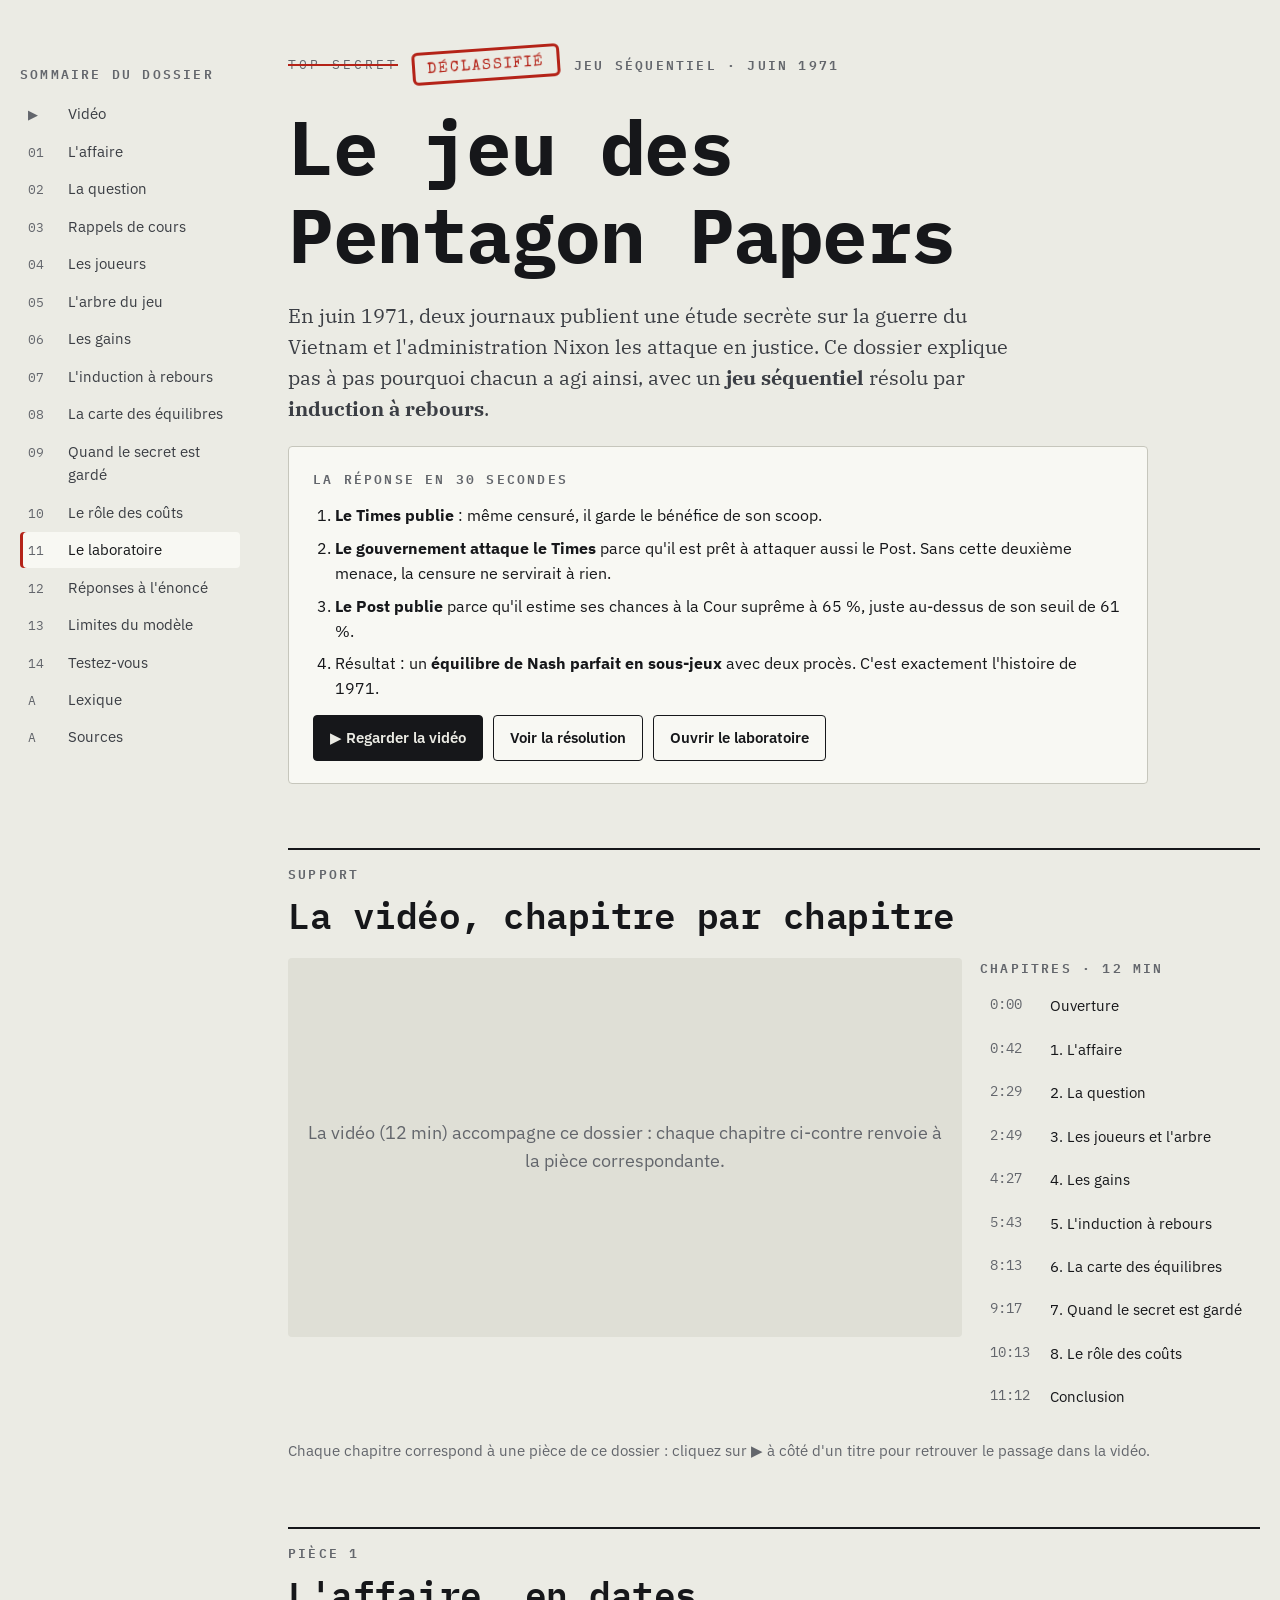
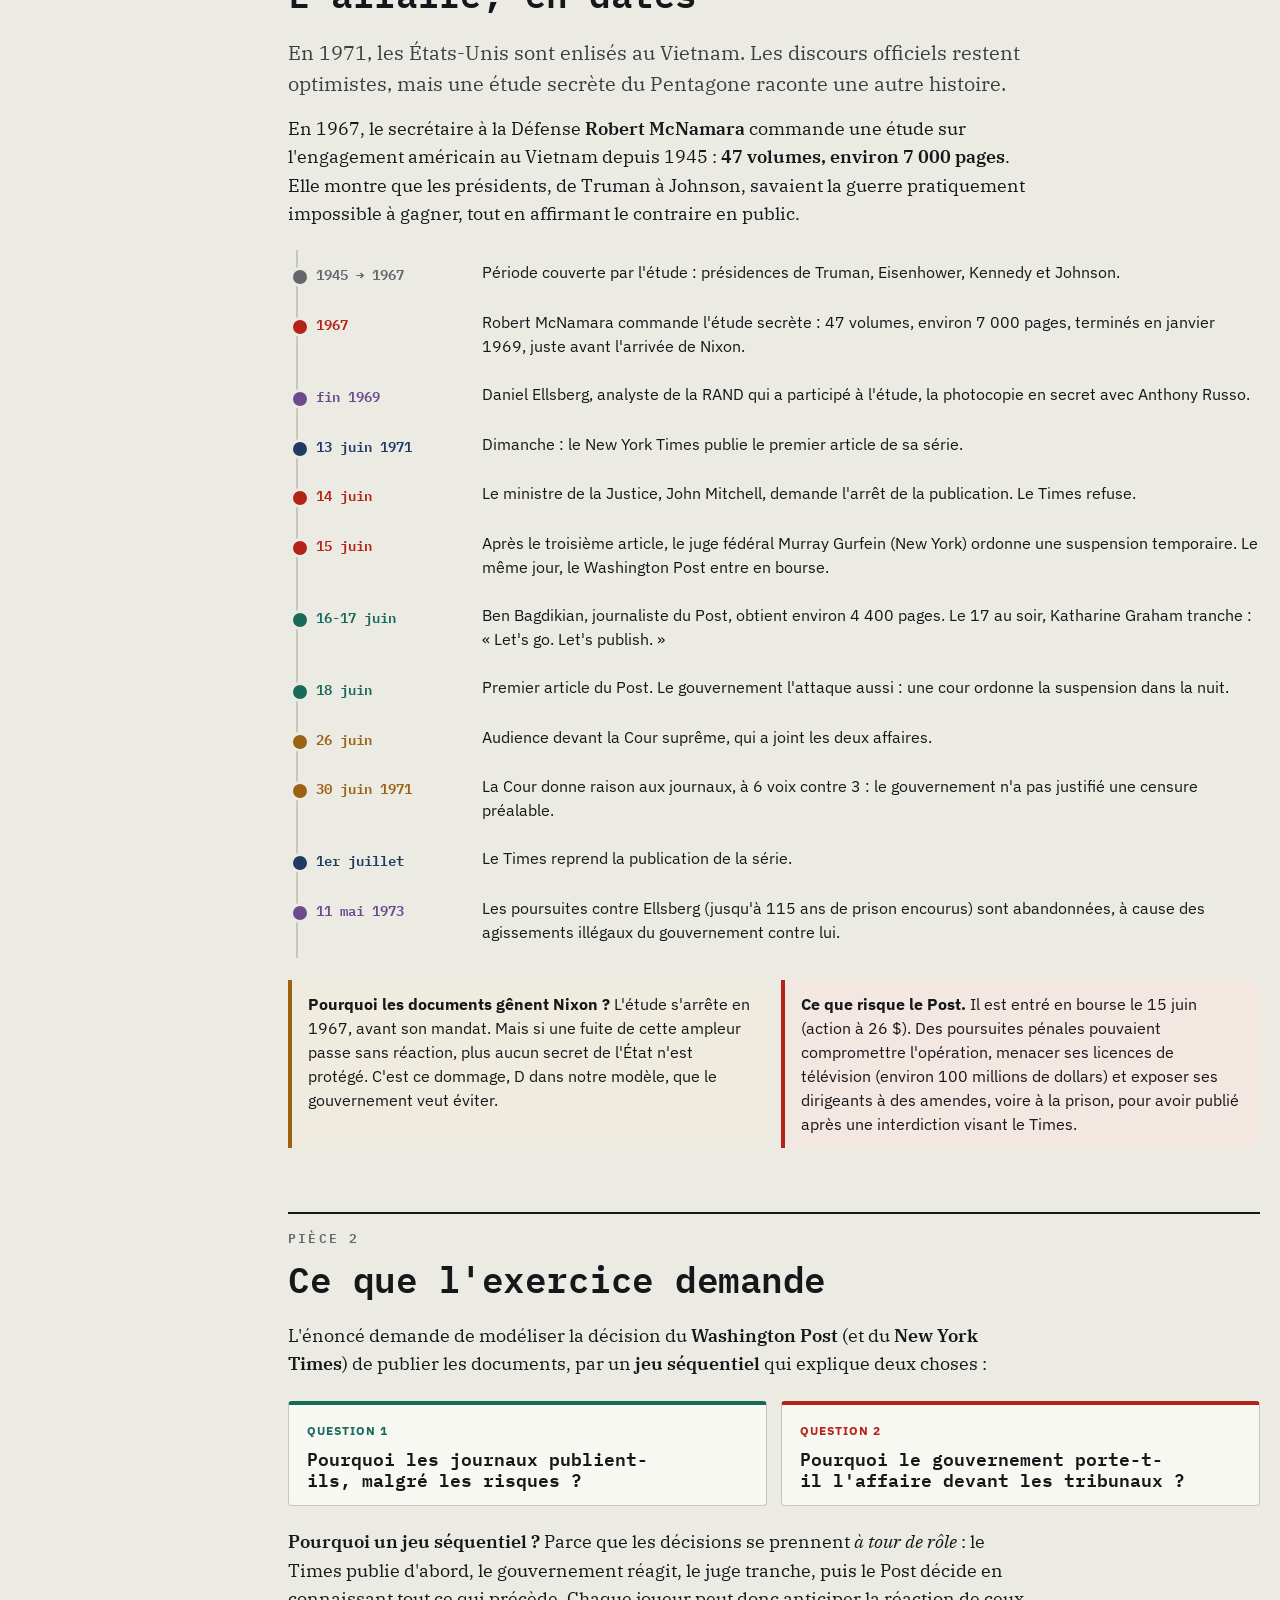
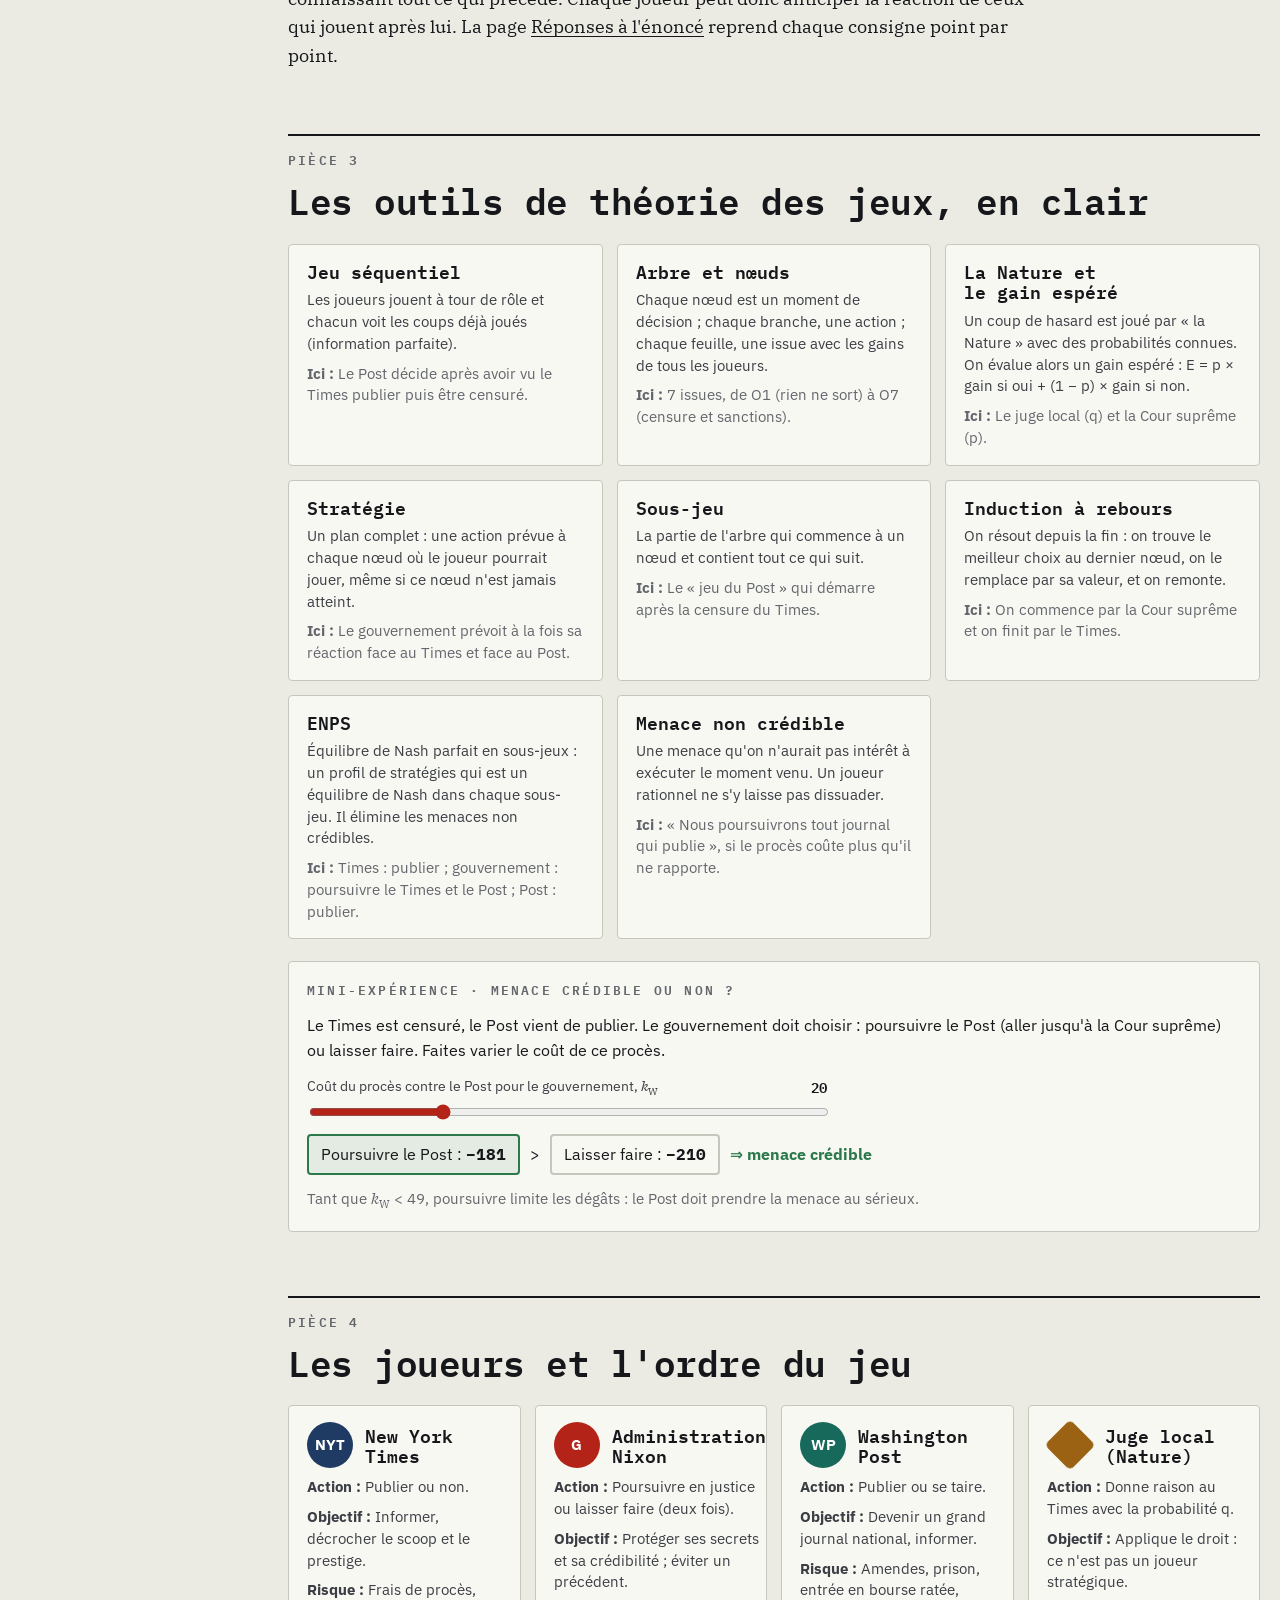
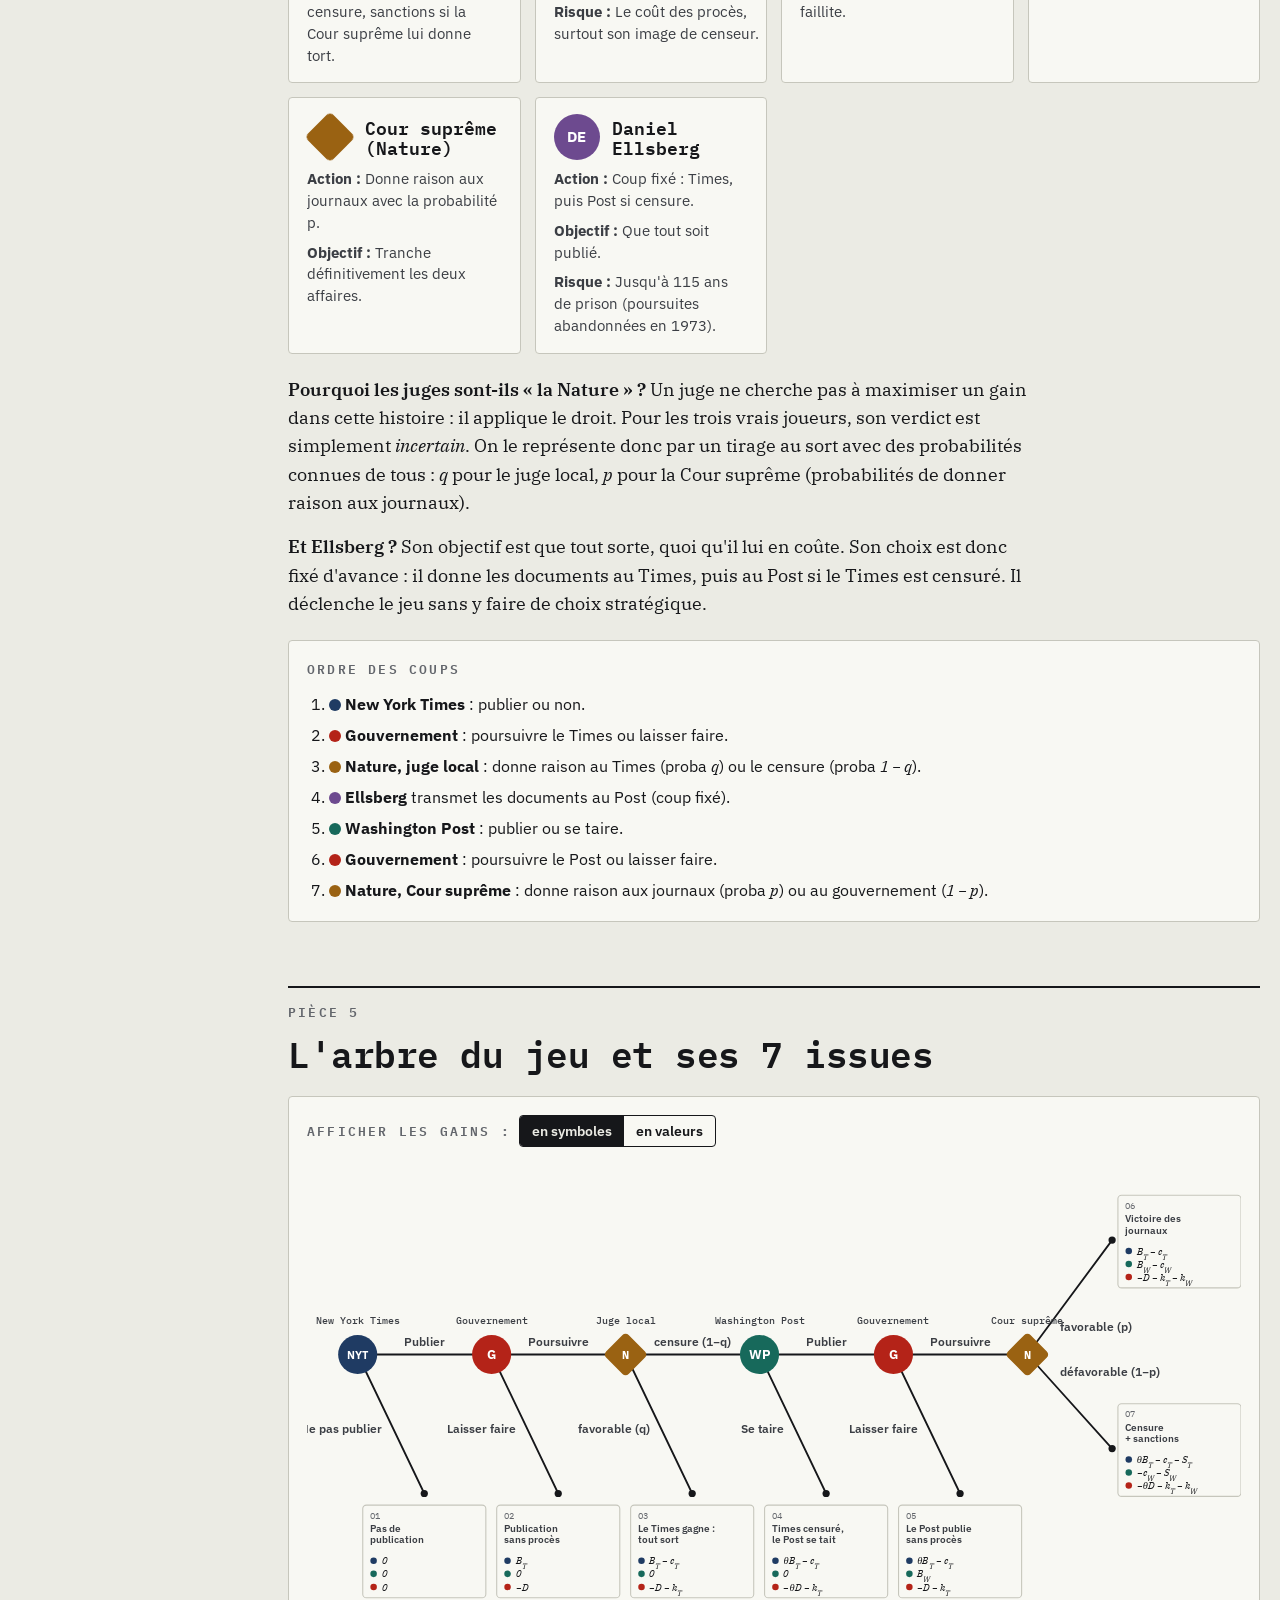
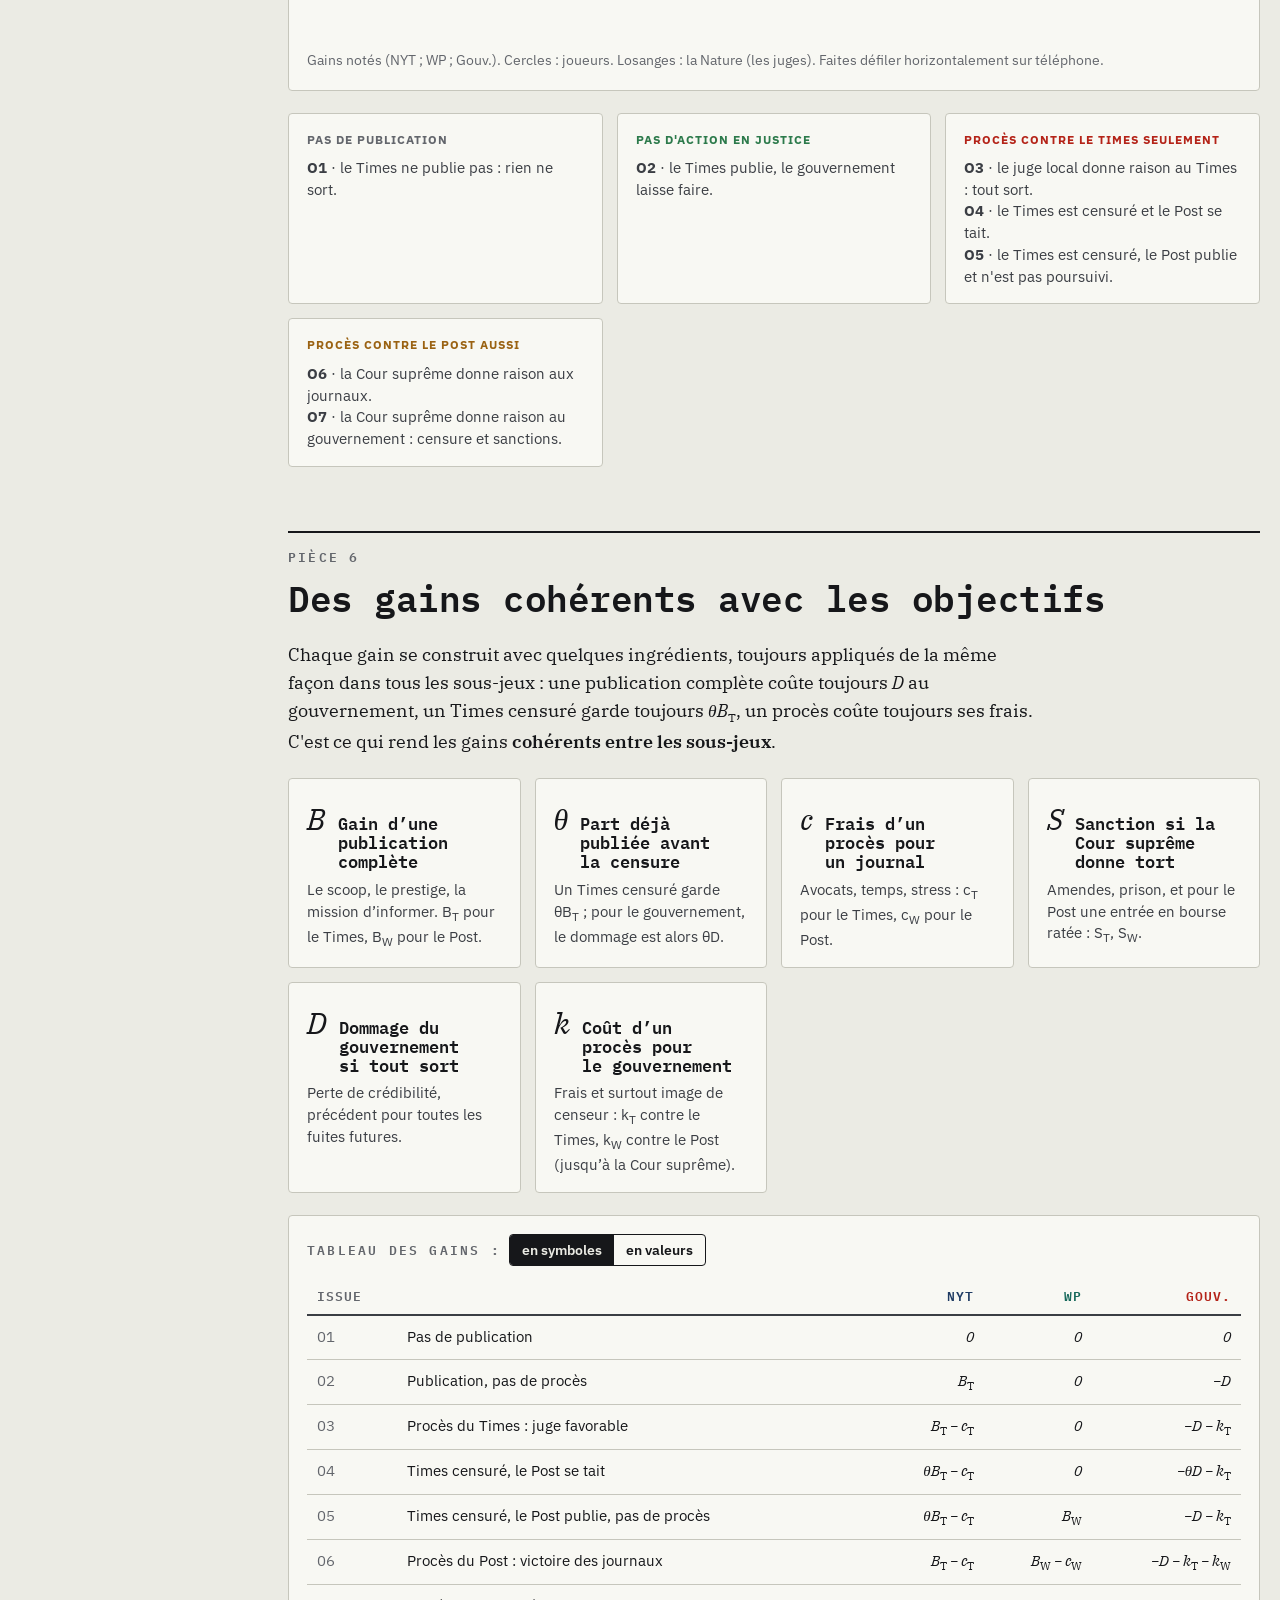
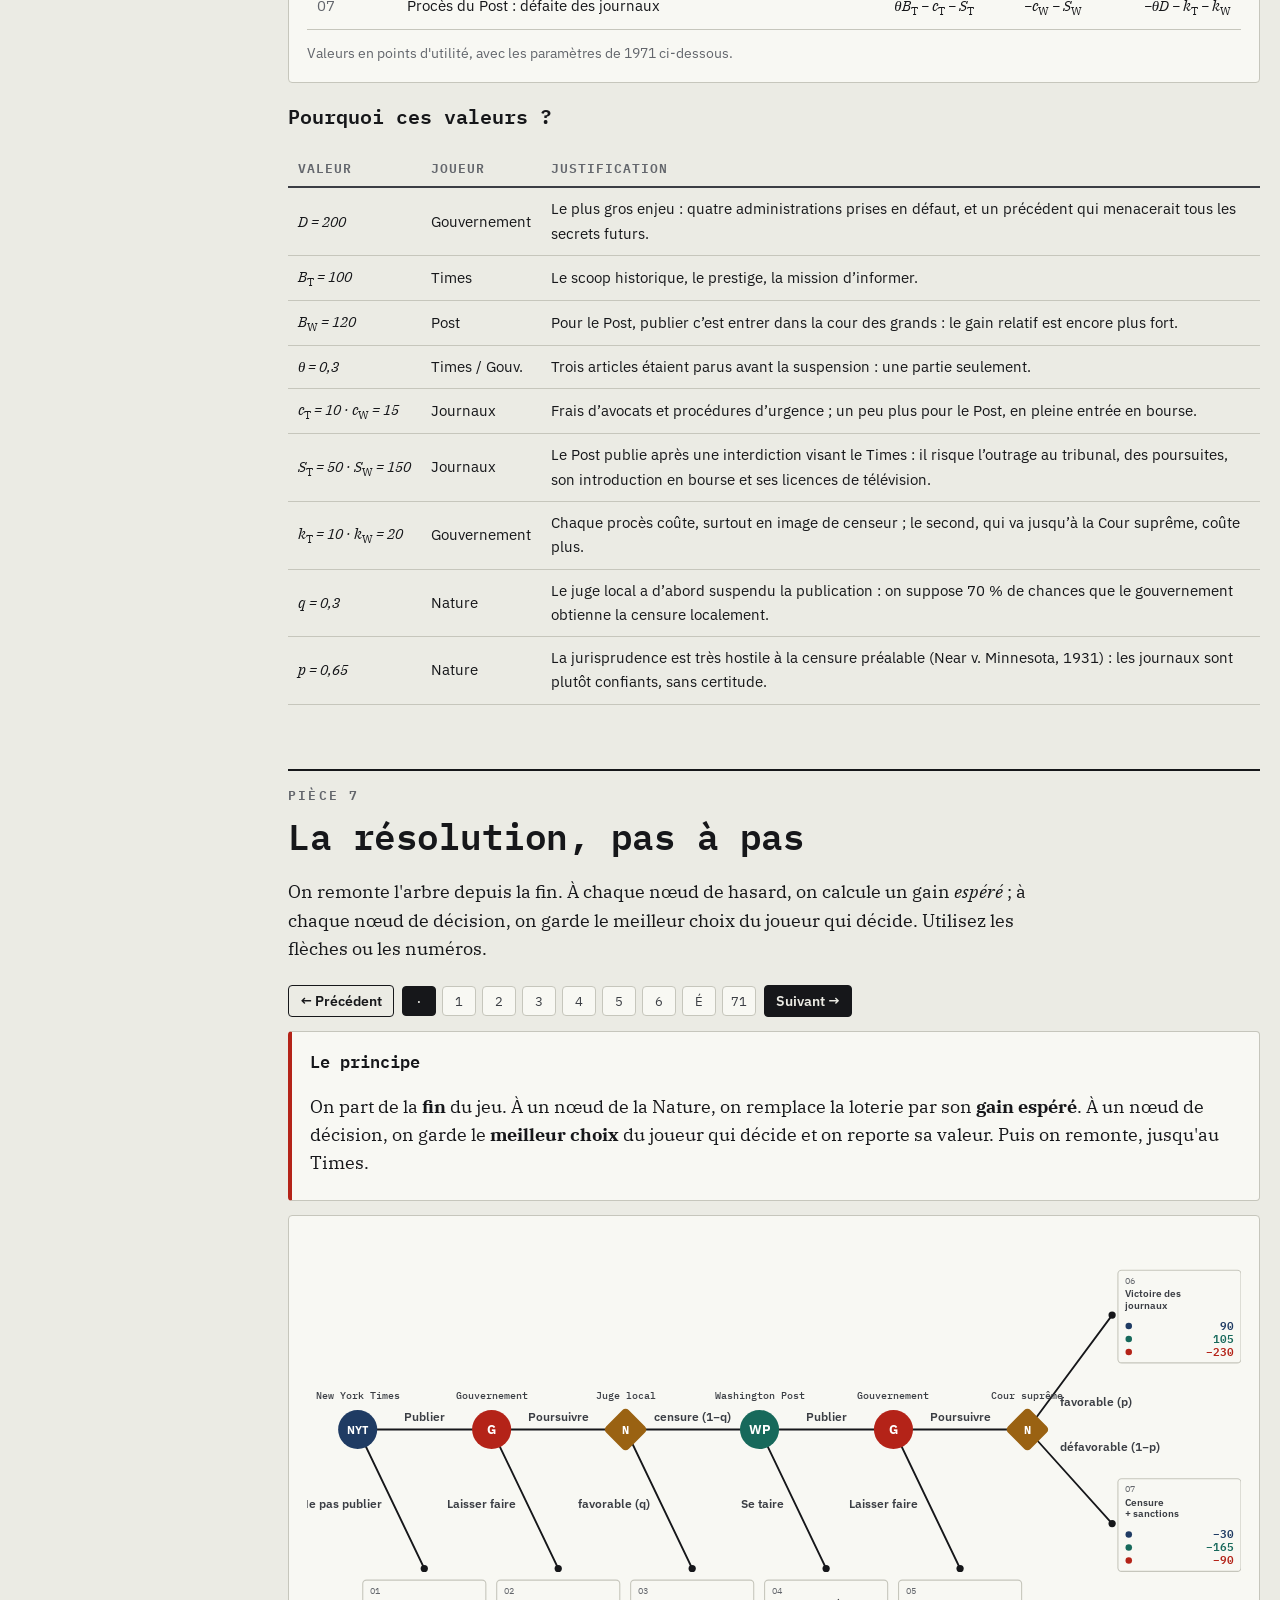
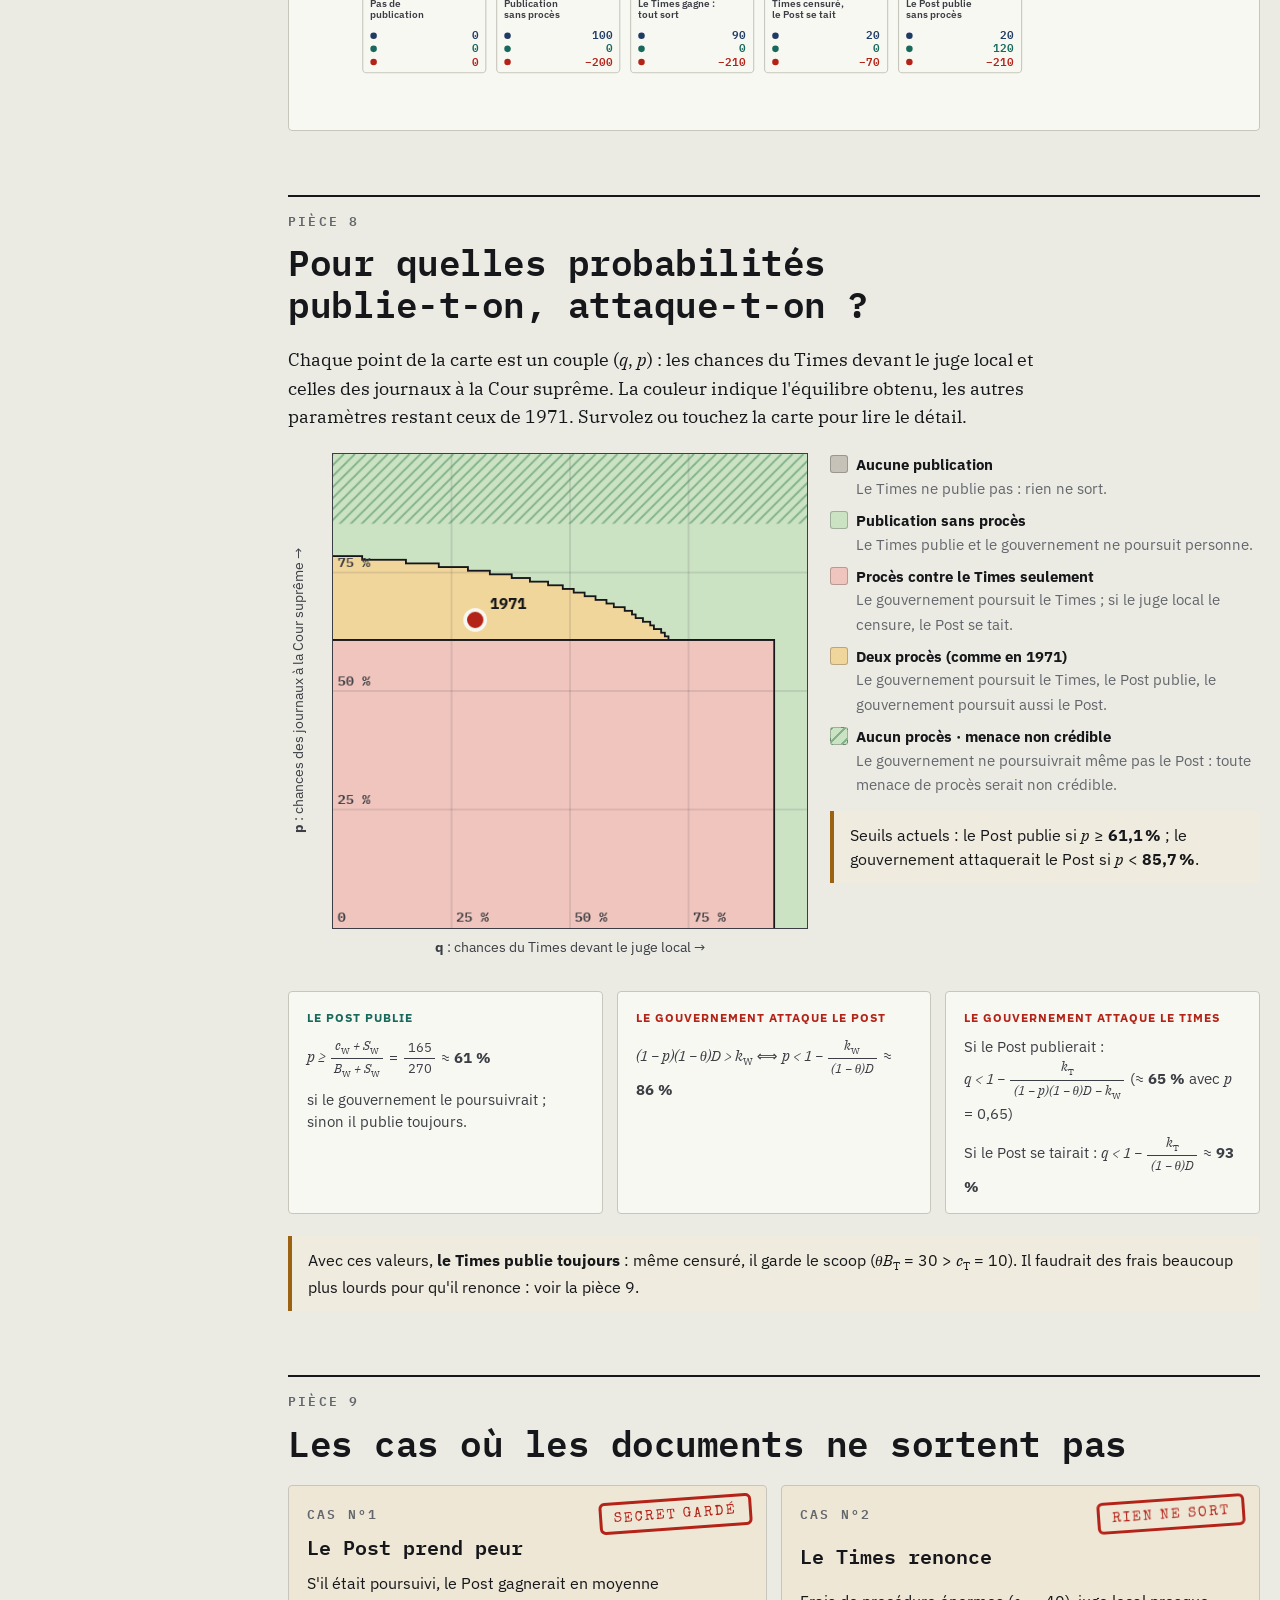
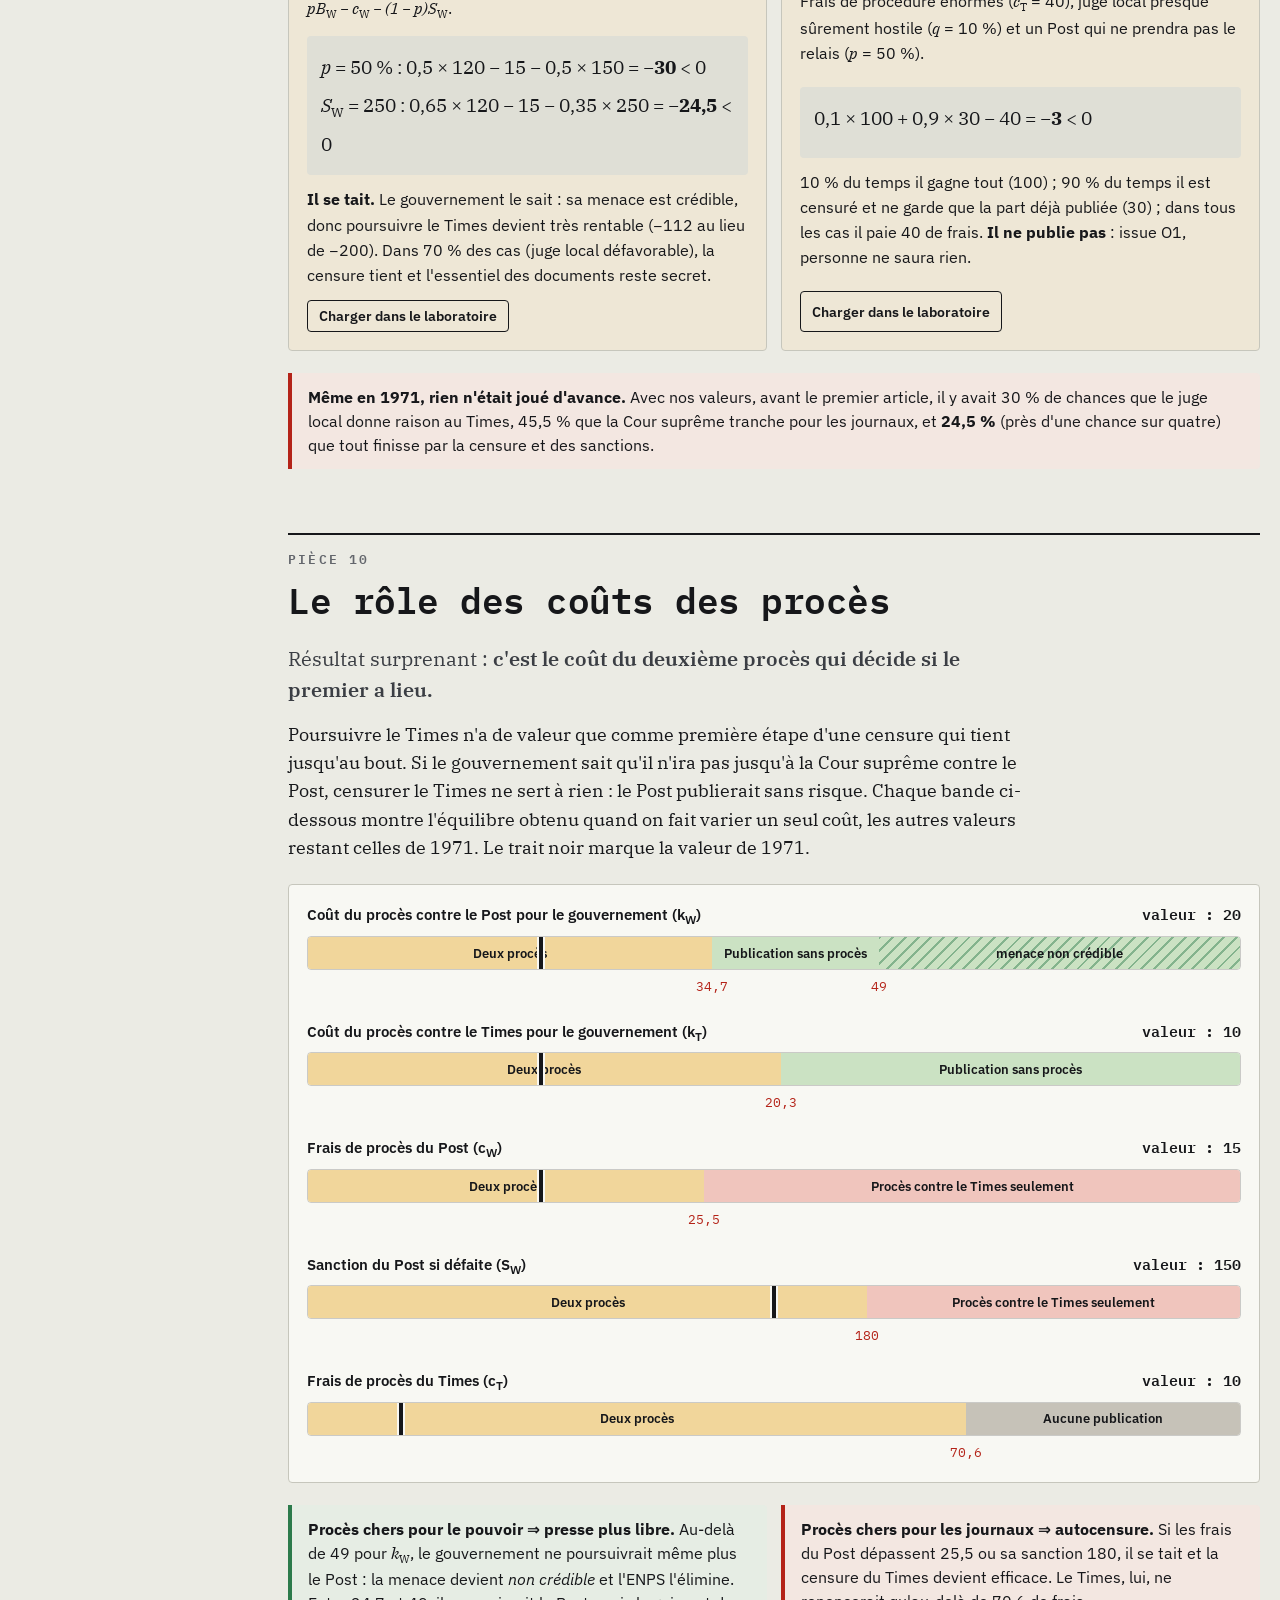
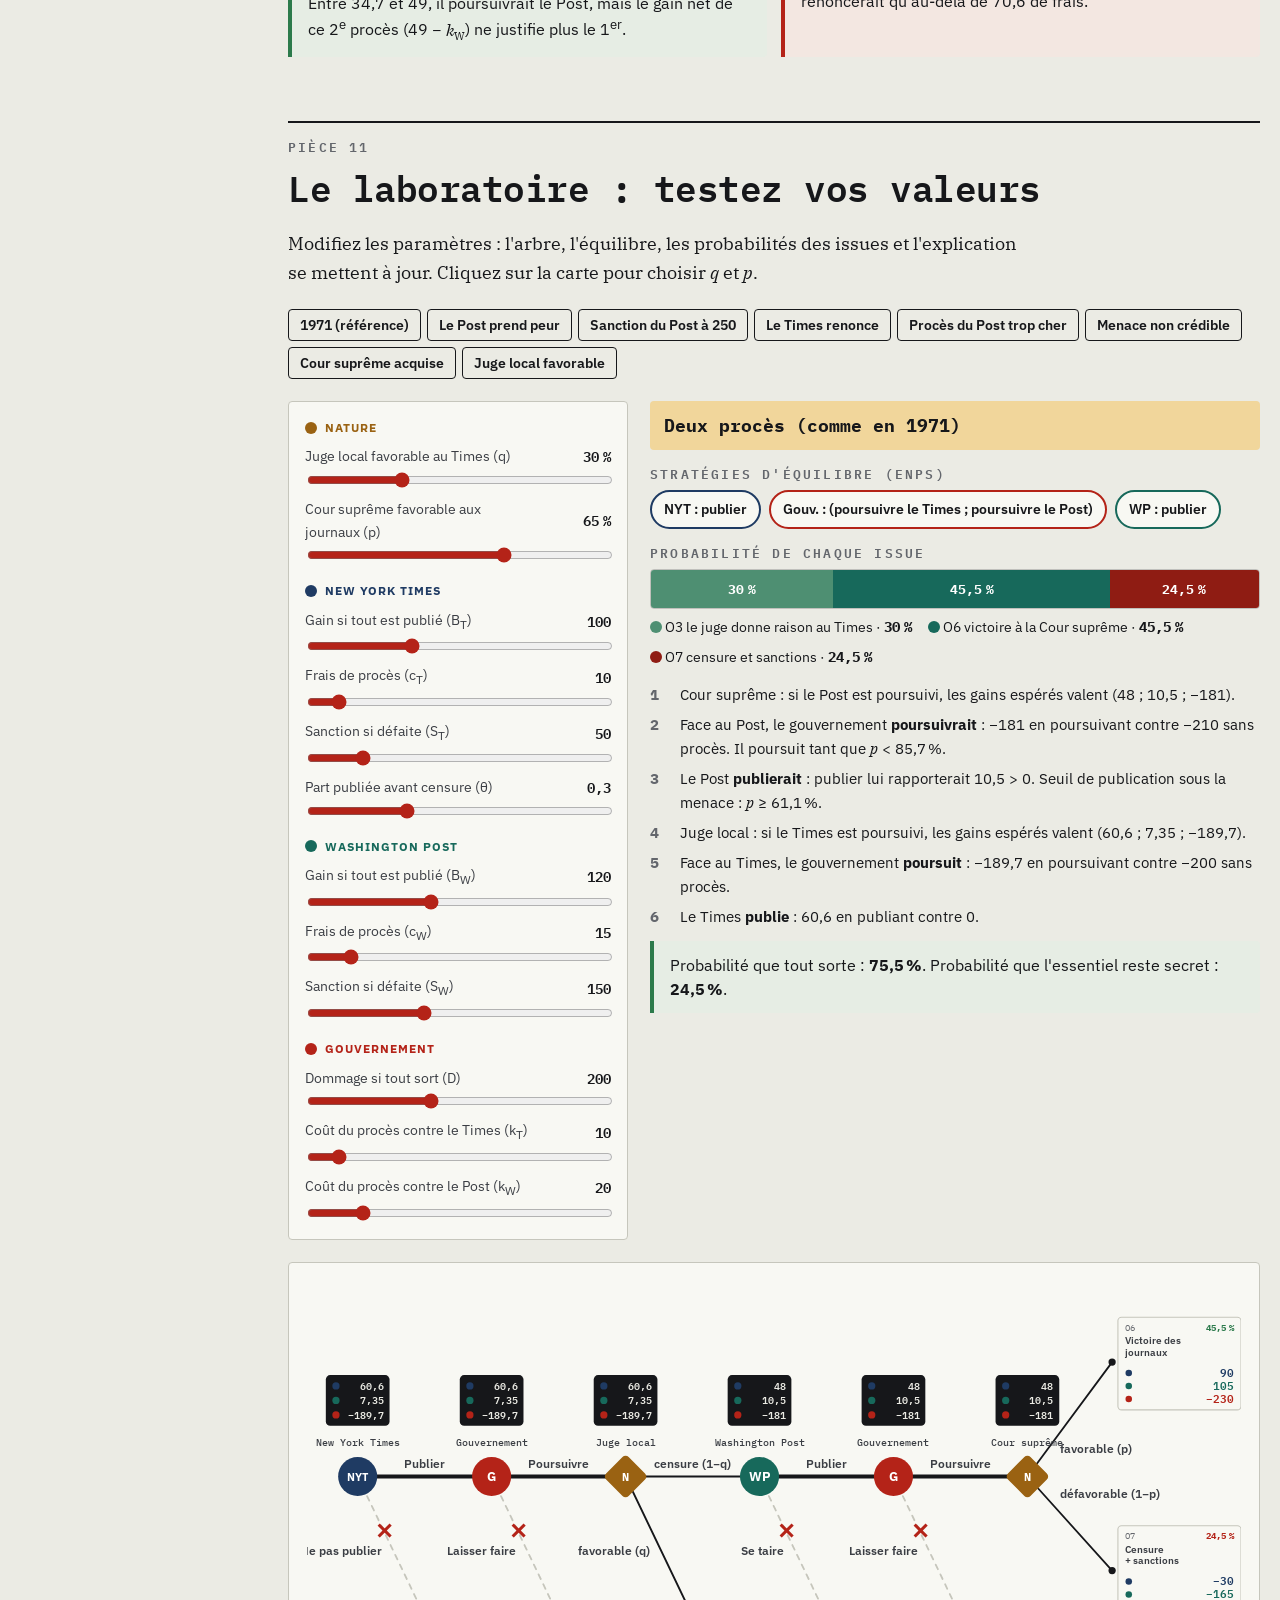
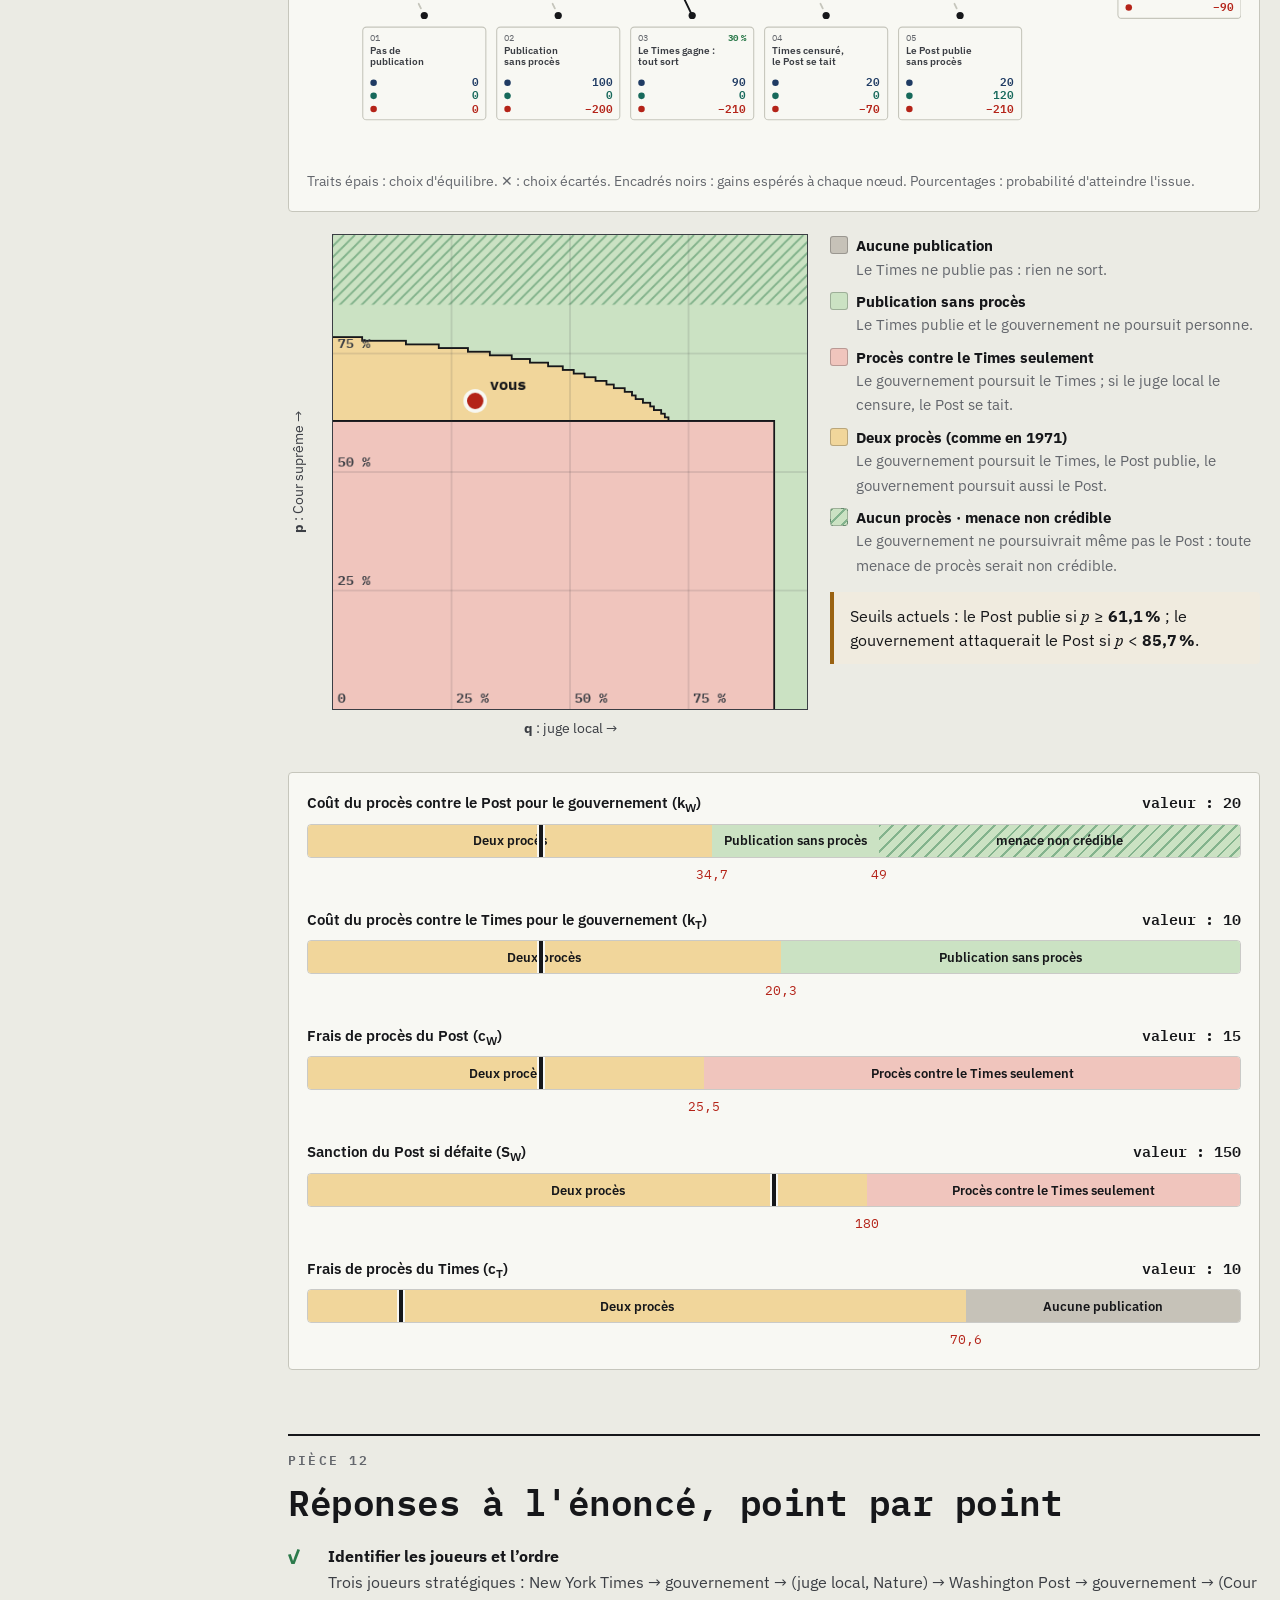
<file: src/original.html>
<!doctype html><html><head><meta charset=utf8><meta name=viewport content="width=device-width,initial-scale=1,viewport-fit=cover"><style>:root{color-scheme:light;box-sizing:border-box;padding-top:env(safe-area-inset-top,0px);padding-bottom:env(safe-area-inset-bottom,0px)}html{scroll-padding-top:env(safe-area-inset-top,0px)}body{margin:0;padding:0;font:14px -apple-system,BlinkMacSystemFont,sans-serif;background:#fff;color:#000}img{max-width:100%}[hidden]:not([hidden=until-found i]){display:none!important}</style></head><body>
<title>Le jeu des Pentagon Papers</title>
<meta name="claude:viewport-fit-sides" content="cover">
<link rel="preconnect" href="https://fonts.googleapis.com">
<link rel="preconnect" href="https://fonts.gstatic.com" crossorigin>
<link rel="stylesheet" href="https://fonts.googleapis.com/css2?family=IBM+Plex+Mono:wght@400;500;600;700&family=IBM+Plex+Sans:wght@400;500;600;700&family=IBM+Plex+Serif:ital,wght@0,400;0,600;1,400&family=Special+Elite&display=swap">
<style>
/* Dossier déclassifié : colonne de lecture ≈ 68 caractères, figures larges ; sommaire collant à gauche sur grand écran */
:root {
  --bg: #EBEBE4; --surface: #F8F8F3; --surface2: #DFDFD6; --ink: #16171A; --ink2: #3B3E44; --muted: #63666C; --rule: #C6C6BC;
  --stamp: #B42318; --hl: #F2CF3D; --on-player: #FFFFFF;
  --nyt: #1F3B63; --wp: #17695B; --gov: #B42318; --nat: #9A6212; --ell: #6D4A8F; --ok: #2C7A4B;
  --reg-none: #C6C2B8; --reg-nosuit: #CBE2C3; --reg-nyt: #F0C5BD; --reg-both: #F1D69B;
  --f-display: 'IBM Plex Mono', ui-monospace, Menlo, Consolas, monospace;
  --f-body: 'IBM Plex Serif', Georgia, 'Times New Roman', serif;
  --f-ui: 'IBM Plex Sans', system-ui, -apple-system, 'Segoe UI', sans-serif;
  --f-stamp: 'Special Elite', 'Courier New', monospace;
  --radius: 4px;
}
@media (prefers-color-scheme: dark) {
  :root:not([data-theme="light"]) {
    --bg: #121315; --surface: #1B1C1F; --surface2: #26282C; --ink: #ECEAE4; --ink2: #CAC8C1; --muted: #9B9DA2; --rule: #36383D;
    --stamp: #E8604C; --hl: #B8962C; --on-player: #111214;
    --nyt: #8DB0EC; --wp: #57C7AE; --gov: #F07A69; --nat: #E3AA52; --ell: #BB9BE0; --ok: #6BCB8F;
    --reg-none: #3B3934; --reg-nosuit: #213A29; --reg-nyt: #4E2722; --reg-both: #4A3A18;
    color-scheme: dark;
  }
}
:root[data-theme="dark"] {
  --bg: #121315; --surface: #1B1C1F; --surface2: #26282C; --ink: #ECEAE4; --ink2: #CAC8C1; --muted: #9B9DA2; --rule: #36383D;
  --stamp: #E8604C; --hl: #B8962C; --on-player: #111214;
  --nyt: #8DB0EC; --wp: #57C7AE; --gov: #F07A69; --nat: #E3AA52; --ell: #BB9BE0; --ok: #6BCB8F;
  --reg-none: #3B3934; --reg-nosuit: #213A29; --reg-nyt: #4E2722; --reg-both: #4A3A18;
  color-scheme: dark;
}
* { box-sizing: border-box; }
html { scroll-behavior: smooth; }
@media (prefers-reduced-motion: reduce) { html { scroll-behavior: auto; } *, *::before, *::after { animation: none !important; transition: none !important; } }
body { background: var(--bg); color: var(--ink); font-family: var(--f-body); font-size: 17.5px; line-height: 1.62; margin: 0;
  padding-left: max(16px, env(safe-area-inset-left, 0px)); padding-right: max(16px, env(safe-area-inset-right, 0px)); padding-block: 0 48px; }
a { color: inherit; text-underline-offset: 3px; }
:focus-visible { outline: 3px solid var(--nat); outline-offset: 2px; }
h1, h2, h3 { font-family: var(--f-display); text-wrap: balance; line-height: 1.15; margin: 0; }
h2 { font-size: clamp(26px, 3.4vw, 36px); font-weight: 600; letter-spacing: -0.5px; }
h3 { font-size: 20px; font-weight: 600; }
p { margin: 0; }
.wrap { max-width: 1240px; margin: 0 auto; display: grid; grid-template-columns: 220px minmax(0, 1fr); gap: 48px; }
@media (max-width: 1020px) { .wrap { grid-template-columns: minmax(0, 1fr); gap: 0; } }
.eyebrow { font-family: var(--f-display); font-size: 12.5px; font-weight: 600; letter-spacing: 2.2px; text-transform: uppercase; color: var(--muted); }
.ui { font-family: var(--f-ui); }
.mono { font-family: var(--f-display); font-variant-numeric: tabular-nums; }
.stamp { font-family: var(--f-stamp); color: var(--stamp); border: 3px solid var(--stamp); border-radius: 6px; padding: 3px 12px 0; letter-spacing: 2px; text-transform: uppercase; display: inline-block; transform: rotate(-4deg); }
.hl { background: linear-gradient(transparent 52%, color-mix(in srgb, var(--hl) 60%, transparent) 52%); padding: 0 2px; }
.prose { max-width: 68ch; display: grid; gap: 16px; }
.prose p strong { font-weight: 600; }
.lead { font-size: 20px; line-height: 1.55; color: var(--ink2); }
.small { font-size: 15px; color: var(--muted); }

/* sommaire */
nav.toc { position: sticky; top: calc(env(safe-area-inset-top, 0px) + 24px); align-self: start; padding-top: 40px; font-family: var(--f-ui); font-size: 14.5px; }
nav.toc ol { list-style: none; margin: 12px 0 0; padding: 0; display: grid; gap: 2px; counter-reset: none; }
nav.toc a { display: grid; grid-template-columns: 34px 1fr; gap: 6px; padding: 6px 8px; border-radius: var(--radius); text-decoration: none; color: var(--ink2); }
nav.toc a:hover { background: var(--surface2); }
nav.toc a.on { background: var(--surface); color: var(--ink); box-shadow: inset 3px 0 0 var(--stamp); }
nav.toc a span:first-child { font-family: var(--f-display); font-size: 12.5px; color: var(--muted); padding-top: 2px; }
details.toc-m { display: none; }
@media (max-width: 1020px) {
  nav.toc { display: none; }
  details.toc-m { display: block; margin: 16px 0 0; background: var(--surface); border: 1px solid var(--rule); border-radius: var(--radius); font-family: var(--f-ui); }
  details.toc-m summary { cursor: pointer; padding: 12px 14px; font-weight: 600; }
  details.toc-m ol { margin: 0; padding: 0 14px 12px 34px; display: grid; gap: 6px; }
}

/* en-tête */
header.hero { padding-top: 48px; display: grid; gap: 22px; }
.classif { display: flex; flex-wrap: wrap; gap: 14px; align-items: center; }
.classif .strike { font-family: var(--f-display); font-size: 13px; letter-spacing: 3px; color: var(--muted); text-decoration: line-through; text-decoration-color: var(--stamp); text-decoration-thickness: 2px; }
.hero h1 { font-size: clamp(38px, 7vw, 76px); font-weight: 700; letter-spacing: -1.5px; position: relative; display: inline-block; }
.hero h1 .w { position: relative; display: inline-block; }
.hero h1 .w::after { content: ""; position: absolute; left: -4px; right: -4px; top: 14%; bottom: 8%; background: var(--ink); transform-origin: right center; animation: unredact .7s cubic-bezier(.7,0,.2,1) forwards; }
.hero h1 .w:nth-child(2)::after { animation-delay: .15s; } .hero h1 .w:nth-child(3)::after { animation-delay: .3s; } .hero h1 .w:nth-child(4)::after { animation-delay: .45s; } .hero h1 .w:nth-child(5)::after { animation-delay: .6s; }
@keyframes unredact { from { transform: scaleX(1); } to { transform: scaleX(0); } }
@media (prefers-reduced-motion: reduce) { .hero h1 .w::after { display: none; } }
.tldr { background: var(--surface); border: 1px solid var(--rule); border-radius: var(--radius); padding: 22px 24px; display: grid; gap: 14px; max-width: 860px; }
.tldr ol { margin: 0; padding-left: 22px; display: grid; gap: 8px; }
.cta { display: flex; flex-wrap: wrap; gap: 10px; }
.btn { font-family: var(--f-ui); font-weight: 600; font-size: 15px; padding: 10px 16px; border-radius: var(--radius); border: 1.5px solid var(--ink); background: var(--ink); color: var(--bg); text-decoration: none; cursor: pointer; display: inline-flex; gap: 8px; align-items: center; }
.btn.ghost { background: transparent; color: var(--ink); }
.btn.sm { font-size: 13.5px; padding: 6px 11px; }
.btn[aria-pressed="true"] { background: var(--ink); color: var(--bg); }
.btn[aria-pressed="false"] { background: transparent; color: var(--ink); }

/* sections */
section.piece { padding-top: 64px; display: grid; gap: 22px; scroll-margin-top: 16px; }
.piece-head { display: grid; gap: 10px; border-top: 2px solid var(--ink); padding-top: 14px; }
.piece-head .row { display: flex; flex-wrap: wrap; justify-content: space-between; align-items: center; gap: 10px; }
.vid-chip { font-family: var(--f-ui); font-size: 13px; font-weight: 600; border: 1px solid var(--rule); background: var(--surface); color: var(--ink2); border-radius: 999px; padding: 4px 11px; cursor: pointer; }
.vid-chip:hover { border-color: var(--ink2); }
figure { margin: 0; background: var(--surface); border: 1px solid var(--rule); border-radius: var(--radius); padding: 18px; display: grid; gap: 12px; min-width: 0; }
figcaption { font-family: var(--f-ui); font-size: 14px; color: var(--muted); }
.scroll-x { overflow-x: auto; -webkit-overflow-scrolling: touch; }
.grid2 { display: grid; grid-template-columns: repeat(auto-fit, minmax(min(100%, 300px), 1fr)); gap: 14px; }
.grid3 { display: grid; grid-template-columns: repeat(auto-fit, minmax(min(100%, 230px), 1fr)); gap: 14px; }
.card { background: var(--surface); border: 1px solid var(--rule); border-radius: var(--radius); padding: 16px 18px; display: grid; gap: 8px; align-content: start; min-width: 0; }
.card h3 { font-size: 18px; }
.card .k { font-family: var(--f-ui); font-size: 14.5px; line-height: 1.5; color: var(--ink2); }
.tag { font-family: var(--f-ui); font-size: 12px; font-weight: 700; letter-spacing: 1px; text-transform: uppercase; }
.dot { display: inline-block; width: 12px; height: 12px; border-radius: 50%; vertical-align: -1px; flex: none; }
.player { display: flex; gap: 12px; align-items: center; }
.disc { width: 46px; height: 46px; border-radius: 50%; display: grid; place-items: center; color: var(--on-player); font-family: var(--f-ui); font-weight: 700; font-size: 15px; flex: none; }
.diam { width: 36px; height: 36px; transform: rotate(45deg); border-radius: 5px; margin: 5px; flex: none; }
.note { border-left: 4px solid var(--nat); background: color-mix(in srgb, var(--nat) 9%, var(--surface)); padding: 12px 16px; border-radius: 0 var(--radius) var(--radius) 0; font-family: var(--f-ui); font-size: 15.5px; line-height: 1.55; }
.note.red { border-color: var(--stamp); background: color-mix(in srgb, var(--stamp) 8%, var(--surface)); }
.note.green { border-color: var(--ok); background: color-mix(in srgb, var(--ok) 9%, var(--surface)); }

/* maths en HTML */
.m { font-family: var(--f-body); font-style: italic; white-space: nowrap; }
.m sub { font-size: 70%; font-style: normal; }
.m .up { font-style: normal; }
.frac { display: inline-flex; flex-direction: column; vertical-align: middle; text-align: center; font-size: .9em; margin: 0 .15em; }
.frac > span:first-child { border-bottom: 1px solid currentColor; padding: 0 .25em; }
.frac > span:last-child { padding: 0 .25em; }
.eq { font-size: 19px; padding: 12px 14px; background: var(--surface2); border-radius: var(--radius); overflow-x: auto; line-height: 2; }

/* frise */
.timeline { display: grid; gap: 0; border-left: 2px solid var(--rule); margin-left: 8px; }
.tl-item { display: grid; grid-template-columns: 150px minmax(0, 1fr); gap: 16px; padding: 10px 0 14px 18px; position: relative; }
.tl-item::before { content: ""; position: absolute; left: -8px; top: 17px; width: 14px; height: 14px; border-radius: 50%; background: var(--c, var(--muted)); border: 3px solid var(--bg); }
.tl-item .d { font-family: var(--f-display); font-size: 14px; font-weight: 600; color: var(--c, var(--ink2)); padding-top: 3px; }
.tl-item .t { font-family: var(--f-ui); font-size: 15.5px; line-height: 1.55; }
@media (max-width: 560px) { .tl-item { grid-template-columns: minmax(0, 1fr); gap: 2px; } }

/* tableau */
table.pay { border-collapse: collapse; width: 100%; font-family: var(--f-ui); font-size: 15px; }
table.pay th { text-align: left; font-family: var(--f-display); font-size: 12.5px; letter-spacing: 1px; text-transform: uppercase; color: var(--muted); font-weight: 600; padding: 8px 10px; border-bottom: 2px solid var(--ink2); }
table.pay td { padding: 9px 10px; border-bottom: 1px solid var(--rule); vertical-align: middle; }
table.pay td.v { text-align: right; font-family: var(--f-display); font-variant-numeric: tabular-nums; white-space: nowrap; font-weight: 600; }
table.pay td.v .m { font-weight: 400; }

/* arbre */
.tree-wrap { overflow-x: auto; }
.tree-wrap svg { display: block; width: 100%; min-width: 880px; height: auto; }
.toolbar { display: flex; flex-wrap: wrap; gap: 8px; align-items: center; }
.seg { display: inline-flex; border: 1.5px solid var(--ink); border-radius: var(--radius); overflow: hidden; }
.seg button { font-family: var(--f-ui); font-size: 13.5px; font-weight: 600; padding: 6px 12px; border: 0; background: transparent; color: var(--ink); cursor: pointer; }
.seg button[aria-pressed="true"] { background: var(--ink); color: var(--bg); }

/* pas à pas */
.stepper { display: grid; gap: 14px; }
.stepnav { display: flex; flex-wrap: wrap; gap: 8px; align-items: center; }
.stepdots { display: flex; gap: 6px; flex-wrap: wrap; }
.stepdots button { width: 34px; height: 30px; border-radius: var(--radius); border: 1.5px solid var(--rule); background: var(--surface); font-family: var(--f-display); font-size: 13px; cursor: pointer; color: var(--ink2); }
.stepdots button[aria-current="step"] { background: var(--ink); color: var(--bg); border-color: var(--ink); }
.stepcard { background: var(--surface); border: 1px solid var(--rule); border-left: 4px solid var(--stamp); border-radius: var(--radius); padding: 16px 18px; display: grid; gap: 10px; min-height: 170px; }
.stepcard .ttl { font-family: var(--f-display); font-weight: 600; font-size: 17px; }
.cmp { display: flex; flex-wrap: wrap; gap: 10px; align-items: center; font-family: var(--f-ui); font-size: 15.5px; }
.cmp .opt { border: 2px solid var(--rule); border-radius: var(--radius); padding: 6px 12px; }
.cmp .opt.win { border-color: var(--ok); background: color-mix(in srgb, var(--ok) 10%, var(--surface)); }
.cmp .opt b { font-family: var(--f-display); }
.verdict { color: var(--ok); font-weight: 700; font-family: var(--f-ui); }

/* carte */
.mapbox { display: grid; grid-template-columns: minmax(0, 520px) minmax(0, 1fr); gap: 22px; align-items: start; }
@media (max-width: 860px) { .mapbox { grid-template-columns: minmax(0, 1fr); } }
.map { position: relative; display: grid; grid-template-columns: 44px minmax(0, 1fr); grid-template-rows: minmax(0, 1fr) 40px; }
.map canvas { width: 100%; height: auto; aspect-ratio: 1 / 1; display: block; border: 1.5px solid var(--ink2); cursor: crosshair; touch-action: none; max-width: 100%; }
.map .yl { writing-mode: vertical-rl; transform: rotate(180deg); font-family: var(--f-ui); font-size: 13.5px; text-align: center; color: var(--ink2); }
.map .xl { grid-column: 2; font-family: var(--f-ui); font-size: 13.5px; text-align: center; color: var(--ink2); padding-top: 8px; }
.map .tip { position: absolute; pointer-events: none; background: var(--ink); color: var(--bg); font-family: var(--f-ui); font-size: 13px; padding: 7px 10px; border-radius: var(--radius); max-width: 240px; line-height: 1.4; opacity: 0; transition: opacity .12s; z-index: 2; }
.legend { display: grid; gap: 8px; font-family: var(--f-ui); font-size: 14.5px; }
.legend .sw { width: 18px; height: 18px; border-radius: 3px; display: inline-block; vertical-align: -3px; margin-right: 8px; border: 1px solid color-mix(in srgb, var(--ink) 25%, transparent); }

/* bandes de régime */
.strip { display: grid; gap: 6px; }
.strip .lab { font-family: var(--f-ui); font-size: 14.5px; font-weight: 600; display: flex; justify-content: space-between; gap: 10px; flex-wrap: wrap; }
.strip .bar { position: relative; height: 34px; display: flex; border-radius: var(--radius); overflow: hidden; border: 1px solid color-mix(in srgb, var(--ink) 20%, transparent); }
.strip .bar > div { height: 100%; display: flex; align-items: center; justify-content: center; font-family: var(--f-ui); font-size: 12.5px; font-weight: 600; color: var(--ink); white-space: nowrap; overflow: hidden; }
.strip .ticks { position: relative; height: 22px; font-family: var(--f-display); font-size: 12.5px; color: var(--stamp); }
.strip .ticks span { position: absolute; transform: translateX(-50%); white-space: nowrap; }
.strip .mk { position: absolute; top: -6px; bottom: -6px; width: 4px; margin-left: -2px; background: var(--ink); border-radius: 2px; box-shadow: 0 0 0 2px var(--surface); }

/* labo */
.lab { display: grid; grid-template-columns: minmax(0, 340px) minmax(0, 1fr); gap: 22px; align-items: start; }
@media (max-width: 960px) { .lab { grid-template-columns: minmax(0, 1fr); } }
.sliders { display: grid; gap: 16px; background: var(--surface); border: 1px solid var(--rule); border-radius: var(--radius); padding: 16px; }
.sgroup { display: grid; gap: 8px; }
.sgroup > .tag { display: flex; align-items: center; gap: 8px; }
.sl { display: grid; grid-template-columns: minmax(0, 1fr) 64px; gap: 2px 10px; align-items: center; font-family: var(--f-ui); font-size: 14px; }
.sl label { color: var(--ink2); }
.sl output { font-family: var(--f-display); font-size: 14px; text-align: right; font-weight: 600; }
.sl input { grid-column: 1 / -1; width: 100%; accent-color: var(--stamp); }
.presets { display: flex; flex-wrap: wrap; gap: 6px; }
.out { display: grid; gap: 14px; min-width: 0; }
.chips { display: flex; flex-wrap: wrap; gap: 8px; }
.chip { font-family: var(--f-ui); font-size: 14px; font-weight: 600; border-radius: 999px; padding: 6px 12px; border: 2px solid var(--c, var(--ink)); background: var(--surface); }
.probbar { display: flex; height: 40px; border-radius: var(--radius); overflow: hidden; border: 1px solid color-mix(in srgb, var(--ink) 20%, transparent); }
.probbar > div { display: flex; align-items: center; justify-content: center; font-family: var(--f-display); font-size: 13px; font-weight: 700; color: #fff; white-space: nowrap; overflow: hidden; min-width: 0; }
.problab { display: flex; flex-wrap: wrap; gap: 8px 16px; font-family: var(--f-ui); font-size: 13.5px; }
.explain { font-family: var(--f-ui); font-size: 15px; line-height: 1.6; display: grid; gap: 6px; }
.explain .ln { display: grid; grid-template-columns: 22px minmax(0, 1fr); gap: 8px; }
.explain .ln b.n { font-family: var(--f-display); color: var(--muted); }
.regime { font-family: var(--f-display); font-weight: 700; font-size: 18px; padding: 10px 14px; border-radius: var(--radius); }

/* vidéo */
.video { display: grid; grid-template-columns: minmax(0, 1fr) 280px; gap: 18px; align-items: start; }
@media (max-width: 900px) { .video { grid-template-columns: minmax(0, 1fr); } }
.video video { width: 100%; aspect-ratio: 16 / 9; background: #0f0e0c; border-radius: var(--radius); display: block; max-width: 100%; }
.video .ph { aspect-ratio: 16 / 9; border-radius: var(--radius); background: var(--surface2); display: grid; place-items: center; text-align: center; padding: 20px; font-family: var(--f-ui); color: var(--muted); }
.chap { display: grid; gap: 4px; font-family: var(--f-ui); font-size: 14.5px; }
.chap button { display: grid; grid-template-columns: 52px minmax(0, 1fr); gap: 8px; text-align: left; padding: 7px 9px; border-radius: var(--radius); border: 1px solid transparent; background: transparent; color: var(--ink); cursor: pointer; font: inherit; }
.chap button:hover { background: var(--surface2); }
.chap button.on { border-color: var(--ink2); background: var(--surface); }
.chap button span:first-child { font-family: var(--f-display); color: var(--muted); font-size: 13.5px; }

/* cas */
.case { background: color-mix(in srgb, #C9A970 22%, var(--surface)); border: 1px solid var(--rule); border-radius: var(--radius); padding: 18px; display: grid; gap: 12px; position: relative; }
.case .stamp { position: absolute; right: 14px; top: 12px; font-size: 14px; }

/* quiz */
.q { background: var(--surface); border: 1px solid var(--rule); border-radius: var(--radius); padding: 16px 18px; display: grid; gap: 10px; }
.q .opts { display: grid; gap: 6px; }
.q .opts button { text-align: left; font-family: var(--f-ui); font-size: 15px; padding: 9px 12px; border-radius: var(--radius); border: 1.5px solid var(--rule); background: var(--bg); color: var(--ink); cursor: pointer; }
.q .opts button.good { border-color: var(--ok); background: color-mix(in srgb, var(--ok) 14%, var(--surface)); }
.q .opts button.bad { border-color: var(--stamp); background: color-mix(in srgb, var(--stamp) 12%, var(--surface)); }
.q .fb { font-family: var(--f-ui); font-size: 14.5px; color: var(--ink2); }
.score { font-family: var(--f-display); font-weight: 700; }

dl.gloss { display: grid; grid-template-columns: minmax(0, 220px) minmax(0, 1fr); gap: 10px 20px; margin: 0; font-family: var(--f-ui); font-size: 15.5px; }
dl.gloss dt { font-weight: 700; }
dl.gloss dd { margin: 0; color: var(--ink2); }
@media (max-width: 640px) { dl.gloss { grid-template-columns: minmax(0, 1fr); gap: 2px 0; } dl.gloss dd { margin-bottom: 10px; } }
ul.check { list-style: none; padding: 0; margin: 0; display: grid; gap: 14px; }
ul.check li { display: grid; grid-template-columns: 30px minmax(0, 1fr); gap: 10px; }
ul.check li::before { content: "✓"; font-family: var(--f-display); font-weight: 700; color: var(--ok); font-size: 20px; line-height: 1.3; }
.src { font-family: var(--f-ui); font-size: 14.5px; display: grid; gap: 6px; }
footer { margin-top: 64px; padding-top: 16px; border-top: 1px solid var(--rule); font-family: var(--f-ui); font-size: 13.5px; color: var(--muted); }
</style>

<div class="wrap">
  <nav class="toc" aria-label="Sommaire">
    <div class="eyebrow">Sommaire du dossier</div>
    <ol id="toc"></ol>
  </nav>

  <main>
    <header class="hero" id="top">
      <div class="classif"><span class="strike">TOP SECRET</span><span class="stamp" style="font-size:15px">Déclassifié</span><span class="eyebrow">Jeu séquentiel · juin 1971</span></div>
      <h1><span class="w">Le</span> <span class="w">jeu</span> <span class="w">des</span> <span class="w">Pentagon</span> <span class="w">Papers</span></h1>
      <p class="lead" style="max-width:62ch">En juin 1971, deux journaux publient une étude secrète sur la guerre du Vietnam et l'administration Nixon les attaque en justice. Ce dossier explique pas à pas pourquoi chacun a agi ainsi, avec un <strong>jeu séquentiel</strong> résolu par <strong>induction à rebours</strong>.</p>
      <div class="tldr">
        <div class="eyebrow">La réponse en 30 secondes</div>
        <ol class="ui" style="font-size:16px;line-height:1.55">
          <li><strong>Le Times publie</strong> : même censuré, il garde le bénéfice de son scoop.</li>
          <li><strong>Le gouvernement attaque le Times</strong> parce qu'il est prêt à attaquer aussi le Post. Sans cette deuxième menace, la censure ne servirait à rien.</li>
          <li><strong>Le Post publie</strong> parce qu'il estime ses chances à la Cour suprême à 65 %, juste au-dessus de son seuil de 61 %.</li>
          <li>Résultat : un <strong>équilibre de Nash parfait en sous-jeux</strong> avec deux procès. C'est exactement l'histoire de 1971.</li>
        </ol>
        <div class="cta"><a class="btn" href="#video">▶ Regarder la vidéo</a><a class="btn ghost" href="#resolution">Voir la résolution</a><a class="btn ghost" href="#labo">Ouvrir le laboratoire</a></div>
      </div>
      <details class="toc-m"><summary>Sommaire du dossier</summary><ol id="toc-m"></ol></details>
    </header>

    <!-- VIDÉO -->
    <section class="piece" id="video" data-toc="Vidéo">
      <div class="piece-head"><div class="eyebrow">Support</div><h2>La vidéo, chapitre par chapitre</h2></div>
      <div class="video">
        <div id="vidbox"><div class="ph">La vidéo s'affiche ici.</div></div>
        <div>
          <div class="eyebrow" style="margin-bottom:8px">Chapitres · 12 min</div>
          <div class="chap" id="chapters"></div>
        </div>
      </div>
      <p class="small ui">Chaque chapitre correspond à une pièce de ce dossier : cliquez sur ▶ à côté d'un titre pour retrouver le passage dans la vidéo.</p>
    </section>

    <!-- 1. AFFAIRE -->
    <section class="piece" id="affaire" data-toc="L'affaire" data-ch="1">
      <div class="piece-head"><div class="row"><div class="eyebrow">Pièce 1</div><button class="vid-chip" data-seek="1">▶ Vidéo 0:43</button></div><h2>L'affaire, en dates</h2></div>
      <div class="prose">
        <p class="lead">En 1971, les États-Unis sont enlisés au Vietnam. Les discours officiels restent optimistes, mais une étude secrète du Pentagone raconte une autre histoire.</p>
        <p>En 1967, le secrétaire à la Défense <strong>Robert McNamara</strong> commande une étude sur l'engagement américain au Vietnam depuis 1945 : <strong>47 volumes, environ 7 000 pages</strong>. Elle montre que les présidents, de Truman à Johnson, savaient la guerre pratiquement impossible à gagner, tout en affirmant le contraire en public.</p>
      </div>
      <div class="timeline" id="timeline"></div>
      <div class="grid2">
        <div class="note"><strong>Pourquoi les documents gênent Nixon ?</strong> L'étude s'arrête en 1967, avant son mandat. Mais si une fuite de cette ampleur passe sans réaction, plus aucun secret de l'État n'est protégé. C'est ce dommage, D dans notre modèle, que le gouvernement veut éviter.</div>
        <div class="note red"><strong>Ce que risque le Post.</strong> Il est entré en bourse le 15 juin (action à 26 $). Des poursuites pénales pouvaient compromettre l'opération, menacer ses licences de télévision (environ 100 millions de dollars) et exposer ses dirigeants à des amendes, voire à la prison, pour avoir publié après une interdiction visant le Times.</div>
      </div>
    </section>

    <!-- 2. QUESTION -->
    <section class="piece" id="question" data-toc="La question" data-ch="2">
      <div class="piece-head"><div class="row"><div class="eyebrow">Pièce 2</div><button class="vid-chip" data-seek="2">▶ Vidéo 2:29</button></div><h2>Ce que l'exercice demande</h2></div>
      <div class="prose">
        <p>L'énoncé demande de modéliser la décision du <strong>Washington Post</strong> (et du <strong>New York Times</strong>) de publier les documents, par un <strong>jeu séquentiel</strong> qui explique deux choses :</p>
      </div>
      <div class="grid2">
        <div class="card" style="border-top:4px solid var(--wp)"><div class="tag" style="color:var(--wp)">Question 1</div><h3>Pourquoi les journaux publient-ils, malgré les risques ?</h3></div>
        <div class="card" style="border-top:4px solid var(--gov)"><div class="tag" style="color:var(--gov)">Question 2</div><h3>Pourquoi le gouvernement porte-t-il l'affaire devant les tribunaux ?</h3></div>
      </div>
      <div class="prose">
        <p><strong>Pourquoi un jeu séquentiel ?</strong> Parce que les décisions se prennent <em>à tour de rôle</em> : le Times publie d'abord, le gouvernement réagit, le juge tranche, puis le Post décide en connaissant tout ce qui précède. Chaque joueur peut donc anticiper la réaction de ceux qui jouent après lui. La page <a href="#enonce">Réponses à l'énoncé</a> reprend chaque consigne point par point.</p>
      </div>
    </section>

    <!-- 3. RAPPELS -->
    <section class="piece" id="rappels" data-toc="Rappels de cours">
      <div class="piece-head"><div class="eyebrow">Pièce 3</div><h2>Les outils de théorie des jeux, en clair</h2></div>
      <div class="grid2" id="concepts"></div>
      <figure>
        <div class="eyebrow">Mini-expérience · menace crédible ou non ?</div>
        <p class="ui" style="font-size:15.5px">Le Times est censuré, le Post vient de publier. Le gouvernement doit choisir : poursuivre le Post (aller jusqu'à la Cour suprême) ou laisser faire. Faites varier le coût de ce procès.</p>
        <div class="sl" style="max-width:520px"><label for="thr-k">Coût du procès contre le Post pour le gouvernement, <span class="m">k<sub>W</sub></span></label><output id="thr-kv">20</output><input type="range" id="thr-k" min="0" max="80" step="1" value="20"></div>
        <div id="thr-out" class="cmp"></div>
        <p class="small ui" id="thr-msg"></p>
      </figure>
    </section>

    <!-- 4. JOUEURS -->
    <section class="piece" id="joueurs" data-toc="Les joueurs" data-ch="3">
      <div class="piece-head"><div class="row"><div class="eyebrow">Pièce 4</div><button class="vid-chip" data-seek="3">▶ Vidéo 2:49</button></div><h2>Les joueurs et l'ordre du jeu</h2></div>
      <div class="grid3" id="players"></div>
      <div class="prose">
        <p><strong>Pourquoi les juges sont-ils « la Nature » ?</strong> Un juge ne cherche pas à maximiser un gain dans cette histoire : il applique le droit. Pour les trois vrais joueurs, son verdict est simplement <em>incertain</em>. On le représente donc par un tirage au sort avec des probabilités connues de tous : <span class="m">q</span> pour le juge local, <span class="m">p</span> pour la Cour suprême (probabilités de donner raison aux journaux).</p>
        <p><strong>Et Ellsberg ?</strong> Son objectif est que tout sorte, quoi qu'il lui en coûte. Son choix est donc fixé d'avance : il donne les documents au Times, puis au Post si le Times est censuré. Il déclenche le jeu sans y faire de choix stratégique.</p>
      </div>
      <figure>
        <div class="eyebrow">Ordre des coups</div>
        <ol class="ui" style="margin:0;padding-left:22px;display:grid;gap:6px;font-size:15.5px">
          <li><span class="dot" style="background:var(--nyt)"></span> <strong>New York Times</strong> : publier ou non.</li>
          <li><span class="dot" style="background:var(--gov)"></span> <strong>Gouvernement</strong> : poursuivre le Times ou laisser faire.</li>
          <li><span class="dot" style="background:var(--nat)"></span> <strong>Nature, juge local</strong> : donne raison au Times (proba <span class="m">q</span>) ou le censure (proba <span class="m">1 − q</span>).</li>
          <li><span class="dot" style="background:var(--ell)"></span> <strong>Ellsberg</strong> transmet les documents au Post (coup fixé).</li>
          <li><span class="dot" style="background:var(--wp)"></span> <strong>Washington Post</strong> : publier ou se taire.</li>
          <li><span class="dot" style="background:var(--gov)"></span> <strong>Gouvernement</strong> : poursuivre le Post ou laisser faire.</li>
          <li><span class="dot" style="background:var(--nat)"></span> <strong>Nature, Cour suprême</strong> : donne raison aux journaux (proba <span class="m">p</span>) ou au gouvernement (<span class="m">1 − p</span>).</li>
        </ol>
      </figure>
    </section>

    <!-- 5. ARBRE -->
    <section class="piece" id="arbre" data-toc="L'arbre du jeu" data-ch="3">
      <div class="piece-head"><div class="eyebrow">Pièce 5</div><h2>L'arbre du jeu et ses 7 issues</h2></div>
      <figure>
        <div class="toolbar"><span class="eyebrow">Afficher les gains :</span><div class="seg" role="group" aria-label="Affichage des gains"><button type="button" id="t-sym" aria-pressed="true">en symboles</button><button type="button" id="t-num" aria-pressed="false">en valeurs</button></div></div>
        <div class="tree-wrap"><svg id="tree-main" viewBox="0 0 1290 660" role="img" aria-label="Arbre du jeu séquentiel"></svg></div>
        <figcaption>Gains notés (NYT ; WP ; Gouv.). Cercles : joueurs. Losanges : la Nature (les juges). Faites défiler horizontalement sur téléphone.</figcaption>
      </figure>
      <div class="grid2">
        <div class="card"><div class="tag" style="color:var(--muted)">Pas de publication</div><div class="k"><b>O1</b> · le Times ne publie pas : rien ne sort.</div></div>
        <div class="card"><div class="tag" style="color:var(--ok)">Pas d'action en justice</div><div class="k"><b>O2</b> · le Times publie, le gouvernement laisse faire.</div></div>
        <div class="card"><div class="tag" style="color:var(--gov)">Procès contre le Times seulement</div><div class="k"><b>O3</b> · le juge local donne raison au Times : tout sort.<br><b>O4</b> · le Times est censuré et le Post se tait.<br><b>O5</b> · le Times est censuré, le Post publie et n'est pas poursuivi.</div></div>
        <div class="card"><div class="tag" style="color:var(--nat)">Procès contre le Post aussi</div><div class="k"><b>O6</b> · la Cour suprême donne raison aux journaux.<br><b>O7</b> · la Cour suprême donne raison au gouvernement : censure et sanctions.</div></div>
      </div>
    </section>

    <!-- 6. GAINS -->
    <section class="piece" id="gains" data-toc="Les gains" data-ch="4">
      <div class="piece-head"><div class="row"><div class="eyebrow">Pièce 6</div><button class="vid-chip" data-seek="4">▶ Vidéo 4:28</button></div><h2>Des gains cohérents avec les objectifs</h2></div>
      <div class="prose"><p>Chaque gain se construit avec quelques ingrédients, toujours appliqués de la même façon dans tous les sous-jeux : une publication complète coûte toujours <span class="m">D</span> au gouvernement, un Times censuré garde toujours <span class="m">θB<sub>T</sub></span>, un procès coûte toujours ses frais. C'est ce qui rend les gains <strong>cohérents entre les sous-jeux</strong>.</p></div>
      <div class="grid3" id="ingredients"></div>
      <figure>
        <div class="toolbar"><span class="eyebrow">Tableau des gains :</span><div class="seg" role="group" aria-label="Affichage du tableau"><button type="button" id="p-sym" aria-pressed="true">en symboles</button><button type="button" id="p-num" aria-pressed="false">en valeurs</button></div></div>
        <div class="scroll-x"><table class="pay" id="paytable"></table></div>
        <figcaption>Valeurs en points d'utilité, avec les paramètres de 1971 ci-dessous.</figcaption>
      </figure>
      <h3>Pourquoi ces valeurs ?</h3>
      <div class="scroll-x"><table class="pay" id="whytable"></table></div>
    </section>

    <!-- 7. RÉSOLUTION -->
    <section class="piece" id="resolution" data-toc="L'induction à rebours" data-ch="5">
      <div class="piece-head"><div class="row"><div class="eyebrow">Pièce 7</div><button class="vid-chip" data-seek="5">▶ Vidéo 5:44</button></div><h2>La résolution, pas à pas</h2></div>
      <div class="prose"><p>On remonte l'arbre depuis la fin. À chaque nœud de hasard, on calcule un gain <em>espéré</em> ; à chaque nœud de décision, on garde le meilleur choix du joueur qui décide. Utilisez les flèches ou les numéros.</p></div>
      <div class="stepper">
        <div class="stepnav"><button class="btn sm ghost" type="button" id="st-prev">← Précédent</button><div class="stepdots" id="st-dots"></div><button class="btn sm" type="button" id="st-next">Suivant →</button></div>
        <div class="stepcard" id="st-card" aria-live="polite"></div>
        <figure><div class="tree-wrap"><svg id="tree-step" viewBox="0 0 1290 660" role="img" aria-label="Arbre pendant l'induction à rebours"></svg></div></figure>
      </div>
    </section>

    <!-- 8. CARTE -->
    <section class="piece" id="carte" data-toc="La carte des équilibres" data-ch="6">
      <div class="piece-head"><div class="row"><div class="eyebrow">Pièce 8</div><button class="vid-chip" data-seek="6">▶ Vidéo 8:14</button></div><h2>Pour quelles probabilités publie-t-on, attaque-t-on ?</h2></div>
      <div class="prose"><p>Chaque point de la carte est un couple (<span class="m">q</span>, <span class="m">p</span>) : les chances du Times devant le juge local et celles des journaux à la Cour suprême. La couleur indique l'équilibre obtenu, les autres paramètres restant ceux de 1971. Survolez ou touchez la carte pour lire le détail.</p></div>
      <div class="mapbox">
        <div class="map" id="map1"><div class="yl"><b>p</b> : chances des journaux à la Cour suprême →</div><canvas width="520" height="520" aria-label="Carte des équilibres selon q et p"></canvas><div class="xl"><b>q</b> : chances du Times devant le juge local →</div><div class="tip"></div></div>
        <div class="legend" id="legend1"></div>
      </div>
      <div class="grid3">
        <div class="card"><div class="tag" style="color:var(--wp)">Le Post publie</div><div class="k"><span class="m">p ≥ <span class="frac"><span>c<sub>W</sub> + S<sub>W</sub></span><span>B<sub>W</sub> + S<sub>W</sub></span></span></span> = <span class="frac"><span>165</span><span>270</span></span> ≈ <b>61 %</b></div><div class="k">si le gouvernement le poursuivrait ; sinon il publie toujours.</div></div>
        <div class="card"><div class="tag" style="color:var(--gov)">Le gouvernement attaque le Post</div><div class="k"><span class="m">(1 − p)(1 − θ)D &gt; k<sub>W</sub></span> ⟺ <span class="m">p &lt; 1 − <span class="frac"><span>k<sub>W</sub></span><span>(1 − θ)D</span></span></span> ≈ <b>86 %</b></div></div>
        <div class="card"><div class="tag" style="color:var(--gov)">Le gouvernement attaque le Times</div><div class="k">Si le Post publierait : <span class="m">q &lt; 1 − <span class="frac"><span>k<sub>T</sub></span><span>(1 − p)(1 − θ)D − k<sub>W</sub></span></span></span> (≈ <b>65 %</b> avec <span class="m">p</span> = 0,65)</div><div class="k">Si le Post se tairait : <span class="m">q &lt; 1 − <span class="frac"><span>k<sub>T</sub></span><span>(1 − θ)D</span></span></span> ≈ <b>93 %</b></div></div>
      </div>
      <div class="note">Avec ces valeurs, <strong>le Times publie toujours</strong> : même censuré, il garde le scoop (<span class="m">θB<sub>T</sub></span> = 30 &gt; <span class="m">c<sub>T</sub></span> = 10). Il faudrait des frais beaucoup plus lourds pour qu'il renonce : voir la pièce 9.</div>
    </section>

    <!-- 9. SECRET -->
    <section class="piece" id="secret" data-toc="Quand le secret est gardé" data-ch="7">
      <div class="piece-head"><div class="row"><div class="eyebrow">Pièce 9</div><button class="vid-chip" data-seek="7">▶ Vidéo 9:17</button></div><h2>Les cas où les documents ne sortent pas</h2></div>
      <div class="grid2">
        <div class="case">
          <span class="stamp">Secret gardé</span>
          <div class="eyebrow">Cas n°1</div><h3>Le Post prend peur</h3>
          <p class="ui" style="font-size:15.5px">S'il était poursuivi, le Post gagnerait en moyenne <span class="m">pB<sub>W</sub> − c<sub>W</sub> − (1 − p)S<sub>W</sub></span>.</p>
          <div class="eq"><span class="m">p</span> = 50 % : 0,5 × 120 − 15 − 0,5 × 150 = <b>−30</b> &lt; 0<br><span class="m">S<sub>W</sub></span> = 250 : 0,65 × 120 − 15 − 0,35 × 250 = <b>−24,5</b> &lt; 0</div>
          <p class="ui" style="font-size:15.5px"><strong>Il se tait.</strong> Le gouvernement le sait : sa menace est crédible, donc poursuivre le Times devient très rentable (−112 au lieu de −200). Dans 70 % des cas (juge local défavorable), la censure tient et l'essentiel des documents reste secret.</p>
          <div class="cta"><button class="btn sm ghost" type="button" data-preset="peur">Charger dans le laboratoire</button></div>
        </div>
        <div class="case">
          <span class="stamp">Rien ne sort</span>
          <div class="eyebrow">Cas n°2</div><h3>Le Times renonce</h3>
          <p class="ui" style="font-size:15.5px">Frais de procédure énormes (<span class="m">c<sub>T</sub></span> = 40), juge local presque sûrement hostile (<span class="m">q</span> = 10 %) et un Post qui ne prendra pas le relais (<span class="m">p</span> = 50 %).</p>
          <div class="eq">0,1 × 100 + 0,9 × 30 − 40 = <b>−3</b> &lt; 0</div>
          <p class="ui" style="font-size:15.5px">10 % du temps il gagne tout (100) ; 90 % du temps il est censuré et ne garde que la part déjà publiée (30) ; dans tous les cas il paie 40 de frais. <strong>Il ne publie pas</strong> : issue O1, personne ne saura rien.</p>
          <div class="cta"><button class="btn sm ghost" type="button" data-preset="renonce">Charger dans le laboratoire</button></div>
        </div>
      </div>
      <div class="note red"><strong>Même en 1971, rien n'était joué d'avance.</strong> Avec nos valeurs, avant le premier article, il y avait 30 % de chances que le juge local donne raison au Times, 45,5 % que la Cour suprême tranche pour les journaux, et <strong>24,5 %</strong> (près d'une chance sur quatre) que tout finisse par la censure et des sanctions.</div>
    </section>

    <!-- 10. COÛTS -->
    <section class="piece" id="couts" data-toc="Le rôle des coûts" data-ch="8">
      <div class="piece-head"><div class="row"><div class="eyebrow">Pièce 10</div><button class="vid-chip" data-seek="8">▶ Vidéo 10:13</button></div><h2>Le rôle des coûts des procès</h2></div>
      <div class="prose">
        <p class="lead">Résultat surprenant : <strong>c'est le coût du deuxième procès qui décide si le premier a lieu.</strong></p>
        <p>Poursuivre le Times n'a de valeur que comme première étape d'une censure qui tient jusqu'au bout. Si le gouvernement sait qu'il n'ira pas jusqu'à la Cour suprême contre le Post, censurer le Times ne sert à rien : le Post publierait sans risque. Chaque bande ci-dessous montre l'équilibre obtenu quand on fait varier un seul coût, les autres valeurs restant celles de 1971. Le trait noir marque la valeur de 1971.</p>
      </div>
      <figure id="strips1" style="gap:22px"></figure>
      <div class="grid2">
        <div class="note green"><strong>Procès chers pour le pouvoir ⇒ presse plus libre.</strong> Au-delà de 49 pour <span class="m">k<sub>W</sub></span>, le gouvernement ne poursuivrait même plus le Post : la menace devient <em>non crédible</em> et l'ENPS l'élimine. Entre 34,7 et 49, il poursuivrait le Post, mais le gain net de ce 2<sup>e</sup> procès (49 − <span class="m">k<sub>W</sub></span>) ne justifie plus le 1<sup>er</sup>.</div>
        <div class="note red"><strong>Procès chers pour les journaux ⇒ autocensure.</strong> Si les frais du Post dépassent 25,5 ou sa sanction 180, il se tait et la censure du Times devient efficace. Le Times, lui, ne renoncerait qu'au-delà de 70,6 de frais.</div>
      </div>
    </section>

    <!-- LABO -->
    <section class="piece" id="labo" data-toc="Le laboratoire">
      <div class="piece-head"><div class="eyebrow">Pièce 11</div><h2>Le laboratoire : testez vos valeurs</h2></div>
      <div class="prose"><p>Modifiez les paramètres : l'arbre, l'équilibre, les probabilités des issues et l'explication se mettent à jour. Cliquez sur la carte pour choisir <span class="m">q</span> et <span class="m">p</span>.</p></div>
      <div class="presets" id="presets"></div>
      <div class="lab">
        <div class="sliders" id="sliders"></div>
        <div class="out">
          <div class="regime" id="lab-regime"></div>
          <div><div class="eyebrow" style="margin-bottom:6px">Stratégies d'équilibre (ENPS)</div><div class="chips" id="lab-strat"></div></div>
          <div><div class="eyebrow" style="margin-bottom:6px">Probabilité de chaque issue</div><div class="probbar" id="lab-prob"></div><div class="problab" id="lab-problab" style="margin-top:8px"></div></div>
          <div class="explain" id="lab-explain"></div>
        </div>
      </div>
      <figure><div class="tree-wrap"><svg id="tree-lab" viewBox="0 0 1290 660" role="img" aria-label="Arbre avec l'équilibre pour vos valeurs"></svg></div><figcaption>Traits épais : choix d'équilibre. ✕ : choix écartés. Encadrés noirs : gains espérés à chaque nœud. Pourcentages : probabilité d'atteindre l'issue.</figcaption></figure>
      <div class="mapbox">
        <div class="map" id="map2"><div class="yl"><b>p</b> : Cour suprême →</div><canvas width="520" height="520" aria-label="Carte des équilibres pour vos valeurs"></canvas><div class="xl"><b>q</b> : juge local →</div><div class="tip"></div></div>
        <div class="legend" id="legend2"></div>
      </div>
      <figure id="strips2" style="gap:22px"></figure>
    </section>

    <!-- ÉNONCÉ -->
    <section class="piece" id="enonce" data-toc="Réponses à l'énoncé">
      <div class="piece-head"><div class="eyebrow">Pièce 12</div><h2>Réponses à l'énoncé, point par point</h2></div>
      <ul class="check ui" style="font-size:16px;line-height:1.6" id="answers"></ul>
    </section>

    <!-- LIMITES -->
    <section class="piece" id="limites" data-toc="Limites du modèle" data-ch="9">
      <div class="piece-head"><div class="row"><div class="eyebrow">Pièce 13</div><button class="vid-chip" data-seek="9">▶ Vidéo 11:13</button></div><h2>Limites et pistes</h2></div>
      <div class="grid2">
        <div class="card"><h3>Des croyances communes</h3><div class="k">Tous les joueurs partagent les mêmes <span class="m">q</span> et <span class="m">p</span>. Si le Post était plus optimiste que le gouvernement sur la Cour suprême, les deux conditions (Post : <span class="m">p</span> ≥ 61 % ; gouvernement : <span class="m">p</span> &lt; 86 %) pourraient être remplies plus facilement.</div></div>
        <div class="card"><h3>Des juges réduits au hasard</h3><div class="k">En réalité, le juge Gurfein a d'abord suspendu la publication (15 juin), puis refusé l'interdiction définitive (19 juin), et la cour d'appel a maintenu la suspension. Notre modèle résume ces étapes en un seul tirage.</div></div>
        <div class="card"><h3>D'autres journaux</h3><div class="k">Ellsberg a aussi transmis les documents à d'autres titres, dont le Boston Globe. Chaque nouveau journal rend la censure plus coûteuse : une extension naturelle ajoute des « Post » successifs.</div></div>
        <div class="card"><h3>Des gains hypothétiques</h3><div class="k">Les valeurs (100, 150, 200…) sont des hypothèses de modélisation. Ce qui compte, ce sont les conditions générales : le laboratoire montre quelles conclusions résistent quand on les change.</div></div>
      </div>
      <div class="note"><strong>Ce qu'il faut retenir.</strong> La liberté de la presse dépend aussi du prix que le pouvoir est prêt à payer pour la faire taire : quand les procès lui coûtent cher, sa menace perd sa crédibilité.</div>
    </section>

    <!-- QUIZ -->
    <section class="piece" id="quiz" data-toc="Testez-vous">
      <div class="piece-head"><div class="row"><div class="eyebrow">Pièce 14</div><span class="score" id="score"></span></div><h2>Testez-vous</h2></div>
      <div class="grid2" id="quizbox"></div>
    </section>

    <!-- LEXIQUE -->
    <section class="piece" id="lexique" data-toc="Lexique">
      <div class="piece-head"><div class="eyebrow">Annexe</div><h2>Lexique</h2></div>
      <dl class="gloss" id="gloss"></dl>
    </section>

    <section class="piece" id="sources" data-toc="Sources">
      <div class="piece-head"><div class="eyebrow">Annexe</div><h2>Sources</h2></div>
      <div class="src">
        <a href="https://nixonlibrary.gov/news/50th-anniversary-release-pentagon-papers" target="_blank" rel="noopener">Richard Nixon Presidential Library : 50e anniversaire de la publication des Pentagon Papers</a>
        <a href="https://firstamendment.mtsu.edu/?p=6448" target="_blank" rel="noopener">Free Speech Center (MTSU) : New York Times Co. v. United States (1971)</a>
        <a href="https://firstamendment.mtsu.edu/?p=3909" target="_blank" rel="noopener">Free Speech Center (MTSU) : le juge Murray Gurfein</a>
        <a href="https://www.law.cornell.edu/supct/cases/403us713.htm" target="_blank" rel="noopener">Cornell LII : arrêt 403 U.S. 713 (1971)</a>
        <a href="https://www.biography.com/movies-tv/true-story-behind-the-post-movie-washington-post-pentagon-papers" target="_blank" rel="noopener">Biography : l'histoire vraie derrière le film The Post</a>
        <a href="https://theweekendinvestor.substack.com/p/becoming-berkshire-1973-part-2-katharine" target="_blank" rel="noopener">The Weekend Investor : Katharine Graham et l'entrée en bourse du Post</a>
        <a href="https://en.wikipedia.org/wiki/Daniel_Ellsberg" target="_blank" rel="noopener">Wikipedia : Daniel Ellsberg</a>
      </div>
      <p class="small ui">Film : <em>Pentagon Papers</em> (<em>The Post</em>), Steven Spielberg, 2017, avec Meryl Streep (Katharine Graham) et Tom Hanks (Ben Bradlee).</p>
    </section>

    <footer>Dossier réalisé pour le travail « Pentagon Papers » (groupe 5-6). Modèle : jeu séquentiel à information parfaite avec coups de la Nature, résolu par induction à rebours. Les gains sont des hypothèses de modélisation.</footer>
  </main>
</div>

<script>
'use strict';
// ====================== MODÈLE ======================
const BASE = { q: 0.30, p: 0.65, B_T: 100, c_T: 10, S_T: 50, th: 0.30, B_W: 120, c_W: 15, S_W: 150, D: 200, k_T: 10, k_W: 20 };
function outcomes(P) {
  const { B_T, c_T, S_T, th, B_W, c_W, S_W, D, k_T, k_W } = P;
  return {
    O1: [0, 0, 0], O2: [B_T, 0, -D], O3: [B_T - c_T, 0, -D - k_T], O4: [th * B_T - c_T, 0, -th * D - k_T],
    O5: [th * B_T - c_T, B_W, -D - k_T], O6: [B_T - c_T, B_W - c_W, -D - k_T - k_W], O7: [th * B_T - c_T - S_T, -c_W - S_W, -th * D - k_T - k_W],
  };
}
const mix = (a, pa, b) => a.map((x, i) => pa * x + (1 - pa) * b[i]);
function solve(P) {
  const O = outcomes(P);
  const sc = mix(O.O6, P.p, O.O7);
  const g2Sue = sc[2] > O.O5[2]; const g2v = g2Sue ? sc : O.O5;
  const wPub = g2v[1] > O.O4[1]; const wv = wPub ? g2v : O.O4;
  const judge = mix(O.O3, P.q, wv);
  const g1Sue = judge[2] > O.O2[2]; const g1v = g1Sue ? judge : O.O2;
  const tPub = g1v[0] > O.O1[0]; const root = tPub ? g1v : O.O1;
  const probs = { O1: 0, O2: 0, O3: 0, O4: 0, O5: 0, O6: 0, O7: 0 };
  if (!tPub) probs.O1 = 1; else if (!g1Sue) probs.O2 = 1; else {
    probs.O3 = P.q; const r = 1 - P.q;
    if (!wPub) probs.O4 = r; else if (!g2Sue) probs.O5 = r; else { probs.O6 = r * P.p; probs.O7 = r * (1 - P.p); }
  }
  const regime = !tPub ? 'NONE' : !g1Sue ? 'NOSUIT' : !wPub ? 'NYT_ONLY' : 'BOTH';
  const pG = 1 - P.k_W / ((1 - P.th) * P.D), pW = (P.c_W + P.S_W) / (P.B_W + P.S_W);
  return { O, sc, g2Sue, g2v, wPub, wv, judge, g1Sue, g1v, tPub, root, probs, regime, pG, pW, full: probs.O2 + probs.O3 + probs.O5 + probs.O6 };
}
const regKey = M => (M.regime === 'NOSUIT' && !M.g2Sue ? 'NC' : M.regime);
const REG = {
  NONE: { label: 'Aucune publication', css: '--reg-none', long: 'Le Times ne publie pas : rien ne sort.' },
  NOSUIT: { label: 'Publication sans procès', css: '--reg-nosuit', long: 'Le Times publie et le gouvernement ne poursuit personne.' },
  NYT_ONLY: { label: 'Procès contre le Times seulement', css: '--reg-nyt', long: 'Le gouvernement poursuit le Times ; si le juge local le censure, le Post se tait.' },
  BOTH: { label: 'Deux procès (comme en 1971)', css: '--reg-both', long: 'Le gouvernement poursuit le Times, le Post publie, le gouvernement poursuit aussi le Post.' },
  NC: { label: 'Aucun procès · menace non crédible', css: '--reg-nosuit', long: 'Le gouvernement ne poursuivrait même pas le Post : toute menace de procès serait non crédible.', hatch: true },
};
const hatchBg = r => REG[r].hatch ? `background-image:repeating-linear-gradient(135deg, color-mix(in srgb, var(--ok) 45%, transparent) 0 2px, transparent 2px 9px);` : '';

// ====================== OUTILS ======================
const $ = s => document.querySelector(s);
const css = name => getComputedStyle(document.documentElement).getPropertyValue(name).trim();
function fr(x, dec = 1) {
  const r = Math.round(x * 10 ** dec) / 10 ** dec;
  let s = Math.abs(r).toFixed(dec); if (s.includes('.')) s = s.replace(/0+$/, '').replace(/\.$/, '');
  s = s.replace('.', ',').replace(/\B(?=(\d{3})+(?!\d))/g, ' ');
  return (r < 0 ? '−' : '') + s;
}
const pct = (x, d = 1) => fr(x * 100, d) + ' %';
const esc = s => String(s).replace(/[&<>"]/g, c => ({ '&': '&amp;', '<': '&lt;', '>': '&gt;', '"': '&quot;' }[c]));
const sub = s => s.replace(/([A-Za-zθ])_([A-Z])/g, '$1<tspan baseline-shift="sub" font-size="72%">$2</tspan>');
const subH = s => s.replace(/([A-Za-zθ])_([A-Z])/g, '$1<sub>$2</sub>');
let saved = null; try { saved = JSON.parse(localStorage.getItem('pp-lab') || 'null'); } catch (e) { saved = null; }

// ====================== VIDÉO ======================
const VIDEO_URL = '';
const POSTER_URL = '';
const CHAPTERS = [[0, 'Ouverture', 'top'], [42.8, "1. L'affaire", 'affaire'], [149.1, '2. La question', 'question'], [169.1, "3. Les joueurs et l'arbre", 'joueurs'], [267.6, '4. Les gains', 'gains'], [343.5, "5. L'induction à rebours", 'resolution'], [493.9, '6. La carte des équilibres', 'carte'], [557.3, '7. Quand le secret est gardé', 'secret'], [613.0, '8. Le rôle des coûts', 'couts'], [672.7, 'Conclusion', 'limites']];
const mmss = s => `${Math.floor(s / 60)}:${String(Math.floor(s % 60)).padStart(2, '0')}`;
let videoEl = null;
(function setupVideo() {
  const box = $('#vidbox');
  if (VIDEO_URL) {
    box.innerHTML = `<video id="vid" controls playsinline preload="metadata" ${POSTER_URL ? `poster="${POSTER_URL}"` : ''} src="${VIDEO_URL}"></video>`;
    videoEl = $('#vid');
  } else {
    box.innerHTML = `<div class="ph">La vidéo (12 min) accompagne ce dossier : chaque chapitre ci-contre renvoie à la pièce correspondante.</div>`;
  }
  const list = $('#chapters');
  list.innerHTML = CHAPTERS.map(([t, name, sec], i) => `<button type="button" data-i="${i}"><span>${mmss(t)}</span><span>${esc(name)}</span></button>`).join('');
  list.addEventListener('click', e => {
    const b = e.target.closest('button'); if (!b) return;
    const [t, , sec] = CHAPTERS[+b.dataset.i];
    if (videoEl) { videoEl.currentTime = Math.max(0, t - (t > 1 ? 2.6 : 0)); videoEl.play().catch(() => {}); }
    else document.getElementById(sec)?.scrollIntoView();
  });
  document.querySelectorAll('[data-seek]').forEach(b => b.addEventListener('click', () => {
    const t = CHAPTERS[+b.dataset.seek][0];
    document.getElementById('video').scrollIntoView();
    if (videoEl) { videoEl.currentTime = Math.max(0, t - 2.6); videoEl.play().catch(() => {}); }
  }));
  if (videoEl) videoEl.addEventListener('timeupdate', () => {
    let k = 0; CHAPTERS.forEach(([t], i) => { if (videoEl.currentTime >= t - 2.6) k = i; });
    list.querySelectorAll('button').forEach((b, i) => b.classList.toggle('on', i === k));
  });
  if (!videoEl) document.querySelectorAll('[data-seek]').forEach(b => { b.hidden = true; });
})();

// ====================== SOMMAIRE ======================
(function toc() {
  const secs = [...document.querySelectorAll('section.piece')];
  const html = secs.map((s, i) => `<li><a href="#${s.id}"><span>${s.id === 'video' ? '▶' : ['lexique', 'sources'].includes(s.id) ? 'A' : String(i).padStart(2, '0')}</span><span>${esc(s.dataset.toc)}</span></a></li>`).join('');
  $('#toc').innerHTML = html;
  $('#toc-m').innerHTML = secs.map(s => `<li><a href="#${s.id}">${esc(s.dataset.toc)}</a></li>`).join('');
  const links = [...document.querySelectorAll('#toc a')];
  const io = new IntersectionObserver(es => {
    es.forEach(e => { if (e.isIntersecting) links.forEach(a => a.classList.toggle('on', a.getAttribute('href') === '#' + e.target.id)); });
  }, { rootMargin: '-30% 0px -60% 0px' });
  secs.forEach(s => io.observe(s));
})();

// ====================== FRISE ======================
const TL = [
  ['1945 → 1967', '--muted', "Période couverte par l'étude : présidences de Truman, Eisenhower, Kennedy et Johnson."],
  ['1967', '--gov', "Robert McNamara commande l'étude secrète : 47 volumes, environ 7 000 pages, terminés en janvier 1969, juste avant l'arrivée de Nixon."],
  ['fin 1969', '--ell', "Daniel Ellsberg, analyste de la RAND qui a participé à l'étude, la photocopie en secret avec Anthony Russo."],
  ['13 juin 1971', '--nyt', "Dimanche : le New York Times publie le premier article de sa série."],
  ['14 juin', '--gov', "Le ministre de la Justice, John Mitchell, demande l'arrêt de la publication. Le Times refuse."],
  ['15 juin', '--gov', "Après le troisième article, le juge fédéral Murray Gurfein (New York) ordonne une suspension temporaire. Le même jour, le Washington Post entre en bourse."],
  ['16-17 juin', '--wp', "Ben Bagdikian, journaliste du Post, obtient environ 4 400 pages. Le 17 au soir, Katharine Graham tranche : « Let's go. Let's publish. »"],
  ['18 juin', '--wp', "Premier article du Post. Le gouvernement l'attaque aussi : une cour ordonne la suspension dans la nuit."],
  ['26 juin', '--nat', "Audience devant la Cour suprême, qui a joint les deux affaires."],
  ['30 juin 1971', '--nat', "La Cour donne raison aux journaux, à 6 voix contre 3 : le gouvernement n'a pas justifié une censure préalable."],
  ['1er juillet', '--nyt', "Le Times reprend la publication de la série."],
  ['11 mai 1973', '--ell', "Les poursuites contre Ellsberg (jusqu'à 115 ans de prison encourus) sont abandonnées, à cause des agissements illégaux du gouvernement contre lui."],
];
$('#timeline').innerHTML = TL.map(([d, c, t]) => `<div class="tl-item" style="--c:var(${c})"><div class="d">${d}</div><div class="t">${t}</div></div>`).join('');

// ====================== CONCEPTS ======================
const CONCEPTS = [
  ['Jeu séquentiel', "Les joueurs jouent à tour de rôle et chacun voit les coups déjà joués (information parfaite).", "Le Post décide après avoir vu le Times publier puis être censuré."],
  ['Arbre et nœuds', "Chaque nœud est un moment de décision ; chaque branche, une action ; chaque feuille, une issue avec les gains de tous les joueurs.", "7 issues, de O1 (rien ne sort) à O7 (censure et sanctions)."],
  ['La Nature et le gain espéré', "Un coup de hasard est joué par « la Nature » avec des probabilités connues. On évalue alors un gain espéré : E = p × gain si oui + (1 − p) × gain si non.", "Le juge local (q) et la Cour suprême (p)."],
  ['Stratégie', "Un plan complet : une action prévue à chaque nœud où le joueur pourrait jouer, même si ce nœud n'est jamais atteint.", "Le gouvernement prévoit à la fois sa réaction face au Times et face au Post."],
  ['Sous-jeu', "La partie de l'arbre qui commence à un nœud et contient tout ce qui suit.", "Le « jeu du Post » qui démarre après la censure du Times."],
  ['Induction à rebours', "On résout depuis la fin : on trouve le meilleur choix au dernier nœud, on le remplace par sa valeur, et on remonte.", "On commence par la Cour suprême et on finit par le Times."],
  ['ENPS', "Équilibre de Nash parfait en sous-jeux : un profil de stratégies qui est un équilibre de Nash dans chaque sous-jeu. Il élimine les menaces non crédibles.", "Times : publier ; gouvernement : poursuivre le Times et le Post ; Post : publier."],
  ['Menace non crédible', "Une menace qu'on n'aurait pas intérêt à exécuter le moment venu. Un joueur rationnel ne s'y laisse pas dissuader.", "« Nous poursuivrons tout journal qui publie », si le procès coûte plus qu'il ne rapporte."],
];
$('#concepts').innerHTML = CONCEPTS.map(([t, d, ex]) => `<div class="card"><h3>${t}</h3><div class="k">${d}</div><div class="k" style="color:var(--muted)"><b>Ici :</b> ${ex}</div></div>`).join('');

// mini-expérience menace crédible
(function threat() {
  const r = $('#thr-k'), o = $('#thr-out'), m = $('#thr-msg'), v = $('#thr-kv');
  const upd = () => {
    const k = +r.value; v.textContent = k;
    const sue = -10 - k - 200 * (0.65 + 0.35 * 0.3), let_ = -210;
    const cred = sue > let_;
    o.innerHTML = `<span class="opt ${cred ? 'win' : ''}">Poursuivre le Post : <b>${fr(sue)}</b></span><span>${cred ? '&gt;' : '&lt;'}</span><span class="opt ${cred ? '' : 'win'}">Laisser faire : <b>${fr(let_)}</b></span><span class="verdict" style="color:${cred ? 'var(--ok)' : 'var(--stamp)'}">⇒ menace ${cred ? 'crédible' : 'non crédible'}</span>`;
    m.innerHTML = cred ? `Tant que <span class="m">k<sub>W</sub></span> &lt; 49, poursuivre limite les dégâts : le Post doit prendre la menace au sérieux.` : `Avec <span class="m">k<sub>W</sub></span> ≥ 49, le procès coûte plus que le dommage qu'il éviterait en moyenne (49) : le gouvernement laisserait faire. Le Post le sait et publie sans crainte.`;
  };
  r.addEventListener('input', upd); upd();
})();

// ====================== JOUEURS ======================
const PLAYERS = [
  ['NYT', '--nyt', 'disc', 'New York Times', 'Publier ou non.', "Informer, décrocher le scoop et le prestige.", "Frais de procès, censure, sanctions si la Cour suprême lui donne tort."],
  ['G', '--gov', 'disc', 'Administration Nixon', 'Poursuivre en justice ou laisser faire (deux fois).', "Protéger ses secrets et sa crédibilité ; éviter un précédent.", "Le coût des procès, surtout son image de censeur."],
  ['WP', '--wp', 'disc', 'Washington Post', 'Publier ou se taire.', "Devenir un grand journal national, informer.", "Amendes, prison, entrée en bourse ratée, faillite."],
  ['', '--nat', 'diam', 'Juge local (Nature)', 'Donne raison au Times avec la probabilité q.', "Applique le droit : ce n'est pas un joueur stratégique.", "—"],
  ['', '--nat', 'diam', 'Cour suprême (Nature)', 'Donne raison aux journaux avec la probabilité p.', "Tranche définitivement les deux affaires.", "—"],
  ['DE', '--ell', 'disc', 'Daniel Ellsberg', 'Coup fixé : Times, puis Post si censure.', "Que tout soit publié.", "Jusqu'à 115 ans de prison (poursuites abandonnées en 1973)."],
];
$('#players').innerHTML = PLAYERS.map(([l, c, sh, n, a, obj, risk]) => `<div class="card"><div class="player">${sh === 'disc' ? `<div class="disc" style="background:var(${c})">${l}</div>` : `<div class="diam" style="background:var(${c})"></div>`}<h3>${n}</h3></div><div class="k"><b>Action :</b> ${a}</div><div class="k"><b>Objectif :</b> ${obj}</div>${risk !== '—' ? `<div class="k"><b>Risque :</b> ${risk}</div>` : ''}</div>`).join('');

// ====================== ARBRE (SVG) ======================
const Y0 = 270, NX = [70, 255, 440, 625, 810, 995];
const LEAF = { O1: [162, 462], O2: [347, 462], O3: [532, 462], O4: [717, 462], O5: [902, 462], O6: [1112, 112], O7: [1112, 400] };
const GROUP = { O1: 1, O2: 2, O3: 3, O4: 4, O5: 5, O6: 6, O7: 6 };
const TITLE = { O1: ['Pas de', 'publication'], O2: ['Publication', 'sans procès'], O3: ['Le Times gagne :', 'tout sort'], O4: ['Times censuré,', 'le Post se tait'], O5: ['Le Post publie', 'sans procès'], O6: ['Victoire des', 'journaux'], O7: ['Censure', '+ sanctions'] };
const SYM = { O1: ['0', '0', '0'], O2: ['B_T', '0', '−D'], O3: ['B_T − c_T', '0', '−D − k_T'], O4: ['θB_T − c_T', '0', '−θD − k_T'], O5: ['θB_T − c_T', 'B_W', '−D − k_T'], O6: ['B_T − c_T', 'B_W − c_W', '−D − k_T − k_W'], O7: ['θB_T − c_T − S_T', '−c_W − S_W', '−θD − k_T − k_W'] };
const NODES = [['NYT', '--nyt', 'New York Times'], ['G', '--gov', 'Gouvernement'], ['N', '--nat', 'Juge local'], ['WP', '--wp', 'Washington Post'], ['G', '--gov', 'Gouvernement'], ['N', '--nat', 'Cour suprême']];
const EDGES = [
  ['e1p', 0, [NX[1], Y0], 'Publier', 1], ['e1n', 0, LEAF.O1, 'Ne pas publier', 1, 'O1'],
  ['e2s', 1, [NX[2], Y0], 'Poursuivre', 2], ['e2n', 1, LEAF.O2, 'Laisser faire', 2, 'O2'],
  ['e3c', 2, [NX[3], Y0], 'censure (1−q)', 3], ['e3f', 2, LEAF.O3, 'favorable (q)', 3, 'O3'],
  ['e4p', 3, [NX[4], Y0], 'Publier', 4], ['e4n', 3, LEAF.O4, 'Se taire', 4, 'O4'],
  ['e5s', 4, [NX[5], Y0], 'Poursuivre', 5], ['e5n', 4, LEAF.O5, 'Laisser faire', 5, 'O5'],
  ['e6f', 5, LEAF.O6, 'favorable (p)', 6, 'O6'], ['e6d', 5, LEAF.O7, 'défavorable (1−p)', 6, 'O7'],
];
// opt : {mode:'sym'|'num', eq:bool, step:0..9, probs:bool, hist:bool}
function drawTree(svg, P, opt) {
  const M = solve(P), o = Object.assign({ mode: 'num', eq: false, step: 99, probs: false, hist: false }, opt);
  const ink = 'var(--ink)', muted = 'var(--muted)';
  const C = { 1: '--nyt', 2: '--gov', 3: '--nat', 4: '--wp', 5: '--gov', 6: '--nat' };
  // étapes : quelles décisions sont résolues ?
  const STEPNODE = { 1: 6, 2: 5, 3: 4, 4: 3, 5: 2, 6: 1 }; // étape -> nœud traité
  const solved = n => o.eq || (o.step >= 1 && o.step <= 9 && 7 - n <= o.step); // nœud n (1..6) résolu à l'étape k si 7-n <= k
  const focusG = (o.step >= 1 && o.step <= 6) ? STEPNODE[o.step] : null;
  const dim = g => (focusG === null ? 1 : (g === focusG ? 1 : 0.28));
  const choose = { e2n: M.g1Sue, e2s: !M.g1Sue, e1n: M.tPub, e1p: !M.tPub, e4n: M.wPub, e4p: !M.wPub, e5n: M.g2Sue, e5s: !M.g2Sue };
  const chosen = { e1p: M.tPub, e1n: !M.tPub, e2s: M.g1Sue, e2n: !M.g1Sue, e4p: M.wPub, e4n: !M.wPub, e5s: M.g2Sue, e5n: !M.g2Sue };
  const nodeOfEdge = { e1p: 1, e1n: 1, e2s: 2, e2n: 2, e4p: 4, e4n: 4, e5s: 5, e5n: 5 };
  let s = '';
  // chemin historique
  if (o.hist) s += `<polyline points="${NX[0]},${Y0} ${NX[5]},${Y0} ${LEAF.O6[0]},${LEAF.O6[1]}" fill="none" stroke="var(--stamp)" stroke-opacity=".3" stroke-width="16" stroke-linecap="round" stroke-linejoin="round"/>`;
  // arêtes
  for (const [id, from, to, lbl, g, leaf] of EDGES) {
    const x0 = NX[from], y0 = Y0, [x1, y1] = to;
    const decided = nodeOfEdge[id] && solved(nodeOfEdge[id]);
    const rejected = decided && choose[id];
    const isChosen = decided && chosen[id];
    const sw = isChosen ? 5.5 : 2.5, dash = rejected ? 'stroke-dasharray="7 8"' : '';
    const col = rejected ? 'var(--rule)' : ink;
    s += `<g opacity="${dim(g)}"><line x1="${x0}" y1="${y0}" x2="${x1}" y2="${y1}" stroke="${col}" stroke-width="${sw}" stroke-linecap="round" ${dash}/>`;
    let lx, ly, an;
    if (y1 === Y0) { lx = (x0 + x1) / 2; ly = Y0 - 12; an = 'middle'; }
    else { lx = (x0 + x1) / 2 - 12; ly = (y0 + y1) / 2 + 12; an = 'end'; }
    if (id === 'e6f') { lx = 1040; ly = 238; an = 'start'; }
    if (id === 'e6d') { lx = 1040; ly = 300; an = 'start'; }
    s += `<text x="${lx}" y="${ly}" text-anchor="${an}" font-family="IBM Plex Sans, sans-serif" font-weight="600" font-size="16" fill="var(--ink2)">${lbl}</text>`;
    if (rejected) { const cx = x0 + (x1 - x0) * 0.4, cy = y0 + (y1 - y0) * 0.4; s += `<text x="${cx}" y="${cy + 10}" text-anchor="middle" font-family="IBM Plex Sans, sans-serif" font-weight="700" font-size="30" fill="var(--stamp)">✕</text>`; }
    if (leaf) s += `<circle cx="${x1}" cy="${y1}" r="5" fill="${ink}"/>`;
    s += '</g>';
  }
  // nœuds
  NODES.forEach(([w, c, name], i) => {
    const x = NX[i];
    s += `<g opacity="${dim(i + 1)}">`;
    if (w === 'N') s += `<rect x="${x - 22}" y="${Y0 - 22}" width="44" height="44" rx="6" fill="var(${c})" transform="rotate(45 ${x} ${Y0})"/><text x="${x}" y="${Y0 + 6}" text-anchor="middle" font-family="IBM Plex Mono, monospace" font-weight="700" font-size="17" fill="var(--on-player)">N</text>`;
    else s += `<circle cx="${x}" cy="${Y0}" r="27" fill="var(${c})"/><text x="${x}" y="${Y0 + 6}" text-anchor="middle" font-family="IBM Plex Sans, sans-serif" font-weight="700" font-size="${w.length > 2 ? 15 : 18}" fill="var(--on-player)">${w}</text>`;
    s += `<text x="${x}" y="${Y0 - 42}" text-anchor="middle" font-family="IBM Plex Mono, monospace" font-size="14.5" font-weight="500" fill="var(--ink2)">${name}</text></g>`;
  });
  // badges de valeur
  const vals = [M.root, M.g1v, M.judge, M.wv, M.g2v, M.sc];
  vals.forEach((v, i) => {
    if (!solved(i + 1)) return;
    const x = NX[i], y = Y0 - 140;
    s += `<g opacity="${focusG === null || focusG === i + 1 || focusG === i ? 1 : 0.35}"><rect x="${x - 44}" y="${y}" width="88" height="70" rx="6" fill="var(--ink)"/>`;
    [[v[0], '--nyt', 1], [v[1], '--wp', 2], [v[2], '--gov', 1]].forEach(([val, c, d], j) => {
      s += `<circle cx="${x - 30}" cy="${y + 15 + j * 20}" r="5" fill="var(${c})"/><text x="${x + 36}" y="${y + 20 + j * 20}" text-anchor="end" font-family="IBM Plex Mono, monospace" font-weight="600" font-size="14.5" fill="var(--bg)">${fr(val, d)}</text>`;
    });
    s += '</g>';
  });
  // boîtes de gains
  for (const oid of Object.keys(LEAF)) {
    const [lx, ly] = LEAF[oid]; let bx, by;
    if (oid === 'O6' || oid === 'O7') { bx = lx + 8; by = ly - 62; } else { bx = lx - 85; by = ly + 16; }
    const g = GROUP[oid], w = 170, h = 128;
    s += `<g opacity="${dim(g)}"><rect x="${bx}" y="${by}" width="${w}" height="${h}" rx="5" fill="var(--surface)" stroke="var(--rule)" stroke-width="1.5"/>`;
    s += `<text x="${bx + 10}" y="${by + 19}" font-family="IBM Plex Mono, monospace" font-size="13" fill="var(--muted)">${oid}</text>`;
    if (o.probs && M.probs[oid] > 1e-9) s += `<text x="${bx + w - 10}" y="${by + 19}" text-anchor="end" font-family="IBM Plex Mono, monospace" font-weight="700" font-size="13" fill="${['O1', 'O4', 'O7'].includes(oid) ? 'var(--stamp)' : 'var(--ok)'}">${pct(M.probs[oid])}</text>`;
    TITLE[oid].forEach((t, j) => { s += `<text x="${bx + 10}" y="${by + 37 + j * 16}" font-family="IBM Plex Sans, sans-serif" font-weight="600" font-size="13.5" fill="var(--ink2)">${t}</text>`; });
    const vals2 = o.mode === 'sym' ? SYM[oid] : M.O[oid].map(x => fr(x));
    ['--nyt', '--wp', '--gov'].forEach((c, j) => {
      const yy = by + 82 + j * 18;
      s += `<circle cx="${bx + 15}" cy="${yy - 5}" r="4.5" fill="var(${c})"/>`;
      if (o.mode === 'sym') s += `<text x="${bx + 26}" y="${yy}" font-family="IBM Plex Serif, serif" font-style="italic" font-size="14.5" fill="var(--ink)">${sub(vals2[j])}</text>`;
      else s += `<text x="${bx + w - 10}" y="${yy}" text-anchor="end" font-family="IBM Plex Mono, monospace" font-weight="600" font-size="15" fill="var(${c})">${vals2[j]}</text>`;
    });
    s += '</g>';
  }
  svg.innerHTML = s;
  return M;
}

// arbre principal
let mainMode = 'sym';
function renderMain() { drawTree($('#tree-main'), BASE, { mode: mainMode }); $('#t-sym').setAttribute('aria-pressed', mainMode === 'sym'); $('#t-num').setAttribute('aria-pressed', mainMode === 'num'); }
$('#t-sym').onclick = () => { mainMode = 'sym'; renderMain(); };
$('#t-num').onclick = () => { mainMode = 'num'; renderMain(); };

// ====================== GAINS ======================
const ING = [
  ['B', 'Gain d’une publication complète', 'Le scoop, le prestige, la mission d’informer. B<sub>T</sub> pour le Times, B<sub>W</sub> pour le Post.'],
  ['θ', 'Part déjà publiée avant la censure', 'Un Times censuré garde θB<sub>T</sub> ; pour le gouvernement, le dommage est alors θD.'],
  ['c', 'Frais d’un procès pour un journal', 'Avocats, temps, stress : c<sub>T</sub> pour le Times, c<sub>W</sub> pour le Post.'],
  ['S', 'Sanction si la Cour suprême donne tort', 'Amendes, prison, et pour le Post une entrée en bourse ratée : S<sub>T</sub>, S<sub>W</sub>.'],
  ['D', 'Dommage du gouvernement si tout sort', 'Perte de crédibilité, précédent pour toutes les fuites futures.'],
  ['k', 'Coût d’un procès pour le gouvernement', 'Frais et surtout image de censeur : k<sub>T</sub> contre le Times, k<sub>W</sub> contre le Post (jusqu’à la Cour suprême).'],
];
$('#ingredients').innerHTML = ING.map(([s, t, d]) => `<div class="card"><div style="display:flex;gap:12px;align-items:baseline"><span class="m" style="font-size:30px">${s}</span><h3 style="font-size:16.5px">${t}</h3></div><div class="k">${d}</div></div>`).join('');
const DESC = { O1: 'Pas de publication', O2: 'Publication, pas de procès', O3: 'Procès du Times : juge favorable', O4: 'Times censuré, le Post se tait', O5: 'Times censuré, le Post publie, pas de procès', O6: 'Procès du Post : victoire des journaux', O7: 'Procès du Post : défaite des journaux' };
let payMode = 'sym';
function renderPay() {
  const O = outcomes(BASE);
  let h = `<thead><tr><th>Issue</th><th></th><th style="text-align:right;color:var(--nyt)">NYT</th><th style="text-align:right;color:var(--wp)">WP</th><th style="text-align:right;color:var(--gov)">Gouv.</th></tr></thead><tbody>`;
  for (const k of Object.keys(O)) {
    h += `<tr><td class="mono" style="color:var(--muted)">${k}</td><td>${DESC[k]}</td>` + [0, 1, 2].map(j => `<td class="v" style="color:${['var(--nyt)', 'var(--wp)', 'var(--gov)'][j]}">${payMode === 'sym' ? `<span class="m" style="color:var(--ink)">${subH(SYM[k][j])}</span>` : fr(O[k][j])}</td>`).join('') + '</tr>';
  }
  $('#paytable').innerHTML = h + '</tbody>';
  $('#p-sym').setAttribute('aria-pressed', payMode === 'sym'); $('#p-num').setAttribute('aria-pressed', payMode === 'num');
}
$('#p-sym').onclick = () => { payMode = 'sym'; renderPay(); };
$('#p-num').onclick = () => { payMode = 'num'; renderPay(); };
const WHY = [
  ['D = 200', 'Gouvernement', 'Le plus gros enjeu : quatre administrations prises en défaut, et un précédent qui menacerait tous les secrets futurs.'],
  ['B<sub>T</sub> = 100', 'Times', 'Le scoop historique, le prestige, la mission d’informer.'],
  ['B<sub>W</sub> = 120', 'Post', 'Pour le Post, publier c’est entrer dans la cour des grands : le gain relatif est encore plus fort.'],
  ['θ = 0,3', 'Times / Gouv.', 'Trois articles étaient parus avant la suspension : une partie seulement.'],
  ['c<sub>T</sub> = 10 · c<sub>W</sub> = 15', 'Journaux', 'Frais d’avocats et procédures d’urgence ; un peu plus pour le Post, en pleine entrée en bourse.'],
  ['S<sub>T</sub> = 50 · S<sub>W</sub> = 150', 'Journaux', 'Le Post publie après une interdiction visant le Times : il risque l’outrage au tribunal, des poursuites, son introduction en bourse et ses licences de télévision.'],
  ['k<sub>T</sub> = 10 · k<sub>W</sub> = 20', 'Gouvernement', 'Chaque procès coûte, surtout en image de censeur ; le second, qui va jusqu’à la Cour suprême, coûte plus.'],
  ['q = 0,3', 'Nature', 'Le juge local a d’abord suspendu la publication : on suppose 70 % de chances que le gouvernement obtienne la censure localement.'],
  ['p = 0,65', 'Nature', 'La jurisprudence est très hostile à la censure préalable (Near v. Minnesota, 1931) : les journaux sont plutôt confiants, sans certitude.'],
];
$('#whytable').innerHTML = `<thead><tr><th>Valeur</th><th>Joueur</th><th>Justification</th></tr></thead><tbody>` + WHY.map(([v, j, t]) => `<tr><td class="v" style="text-align:left"><span class="m">${v}</span></td><td>${j}</td><td>${t}</td></tr>`).join('') + '</tbody>';

// ====================== PAS À PAS ======================
const M0 = solve(BASE);
const STEPS = [
  ['Le principe', `<p>On part de la <b>fin</b> du jeu. À un nœud de la Nature, on remplace la loterie par son <b>gain espéré</b>. À un nœud de décision, on garde le <b>meilleur choix</b> du joueur qui décide et on reporte sa valeur. Puis on remonte, jusqu'au Times.</p>`],
  ['Étape 1 · Cour suprême (Nature)', `<div class="eq">0,65 × (90 ; 105 ; −230) + 0,35 × (−30 ; −165 ; −90) = <b>(48 ; 10,5 ; −181)</b></div><p class="ui" style="font-size:15px">Gains espérés (NYT ; WP ; Gouv.) si l'affaire va jusqu'à la Cour suprême.</p>`],
  ['Étape 2 · Le gouvernement face au Post', `<div class="cmp"><span class="opt win">Poursuivre : <b>−181</b></span> &gt; <span class="opt">Laisser faire : <b>−210</b></span><span class="verdict">⇒ il poursuit</span></div><div class="eq"><span class="m">(1 − p)(1 − θ)D &gt; k<sub>W</sub></span> ⟺ <span class="m">p &lt; 1 − <span class="frac"><span>k<sub>W</sub></span><span>(1 − θ)D</span></span></span> ≈ 86 % &nbsp;·&nbsp; ici 0,35 × 0,7 × 200 = <b>49</b> &gt; 20</div><p class="ui" style="font-size:15px">Le dommage encore évitable en espérance (49) dépasse le coût du procès (20) : la menace contre le Post est <b>crédible</b>.</p>`],
  ['Étape 3 · Le Post', `<div class="cmp"><span class="opt win">Publier : <b>10,5</b></span> &gt; <span class="opt">Se taire : <b>0</b></span><span class="verdict">⇒ il publie, de justesse</span></div><div class="eq"><span class="m">pB<sub>W</sub> − c<sub>W</sub> − (1 − p)S<sub>W</sub> ≥ 0</span> ⟺ <span class="m">p ≥ <span class="frac"><span>c<sub>W</sub> + S<sub>W</sub></span><span>B<sub>W</sub> + S<sub>W</sub></span></span></span> = <span class="frac"><span>165</span><span>270</span></span> ≈ <b>61 %</b></div><p class="ui" style="font-size:15px">Avec 65 %, le Post passe à peine au-dessus du seuil : c'est pourquoi la décision a été si difficile.</p>`],
  ['Étape 4 · Juge local (Nature)', `<div class="eq">0,3 × (90 ; 0 ; −210) + 0,7 × (48 ; 10,5 ; −181) = <b>(60,6 ; 7,35 ; −189,7)</b></div><p class="ui" style="font-size:15px">Ce que chacun peut espérer si le gouvernement poursuit le Times.</p>`],
  ['Étape 5 · Le gouvernement face au Times', `<div class="cmp"><span class="opt win">Poursuivre : <b>−189,7</b></span> &gt; <span class="opt">Laisser faire : <b>−200</b></span><span class="verdict">⇒ il poursuit</span></div><div class="eq"><span class="m">(1 − q)[(1 − p)(1 − θ)D − k<sub>W</sub>] &gt; k<sub>T</sub></span> &nbsp;·&nbsp; ici 0,7 × (49 − 20) = <b>20,3</b> &gt; 10</div><p class="ui" style="font-size:15px">Ce premier procès n'a de sens que parce que le gouvernement est prêt à aller jusqu'au bout contre le Post. Sinon, le Post publierait sans risque et la censure du Times ne servirait à rien.</p>`],
  ['Étape 6 · Le Times', `<div class="cmp"><span class="opt win">Publier : <b>60,6</b></span> &gt; <span class="opt">Ne pas publier : <b>0</b></span><span class="verdict">⇒ il publie</span></div><p class="ui" style="font-size:15px">Même s'il est censuré, le Times garde l'avantage d'avoir publié en premier.</p>`],
  ['L’ENPS', `<div class="chips"><span class="chip" style="--c:var(--nyt)">NYT : publier</span><span class="chip" style="--c:var(--gov)">Gouv. : (poursuivre le Times ; poursuivre le Post)</span><span class="chip" style="--c:var(--wp)">WP : publier</span></div><p class="ui" style="font-size:15px">Une stratégie dit quoi faire à <b>chaque</b> nœud. Gains espérés à l'équilibre : NYT <b>60,6</b> · WP <b>7,35</b> · Gouv. <b>−189,7</b>.</p>`],
  ['1971 : le chemin suivi', `<p class="ui" style="font-size:15.5px">Le chemin d'équilibre, combiné aux tirages réels de la Nature : <b>15 juin</b>, le juge local censure le Times (probabilité 70 %) ; <b>30 juin</b>, la Cour suprême donne raison aux journaux (65 %). On arrive en <b>O6</b>.</p><p class="ui" style="font-size:15.5px">Avant le 13 juin, trois avenirs étaient possibles : O3 <b>30 %</b>, O6 <b>45,5 %</b>, O7 <b>24,5 %</b> (près d'une chance sur quatre de censure et de sanctions).</p>`],
];
let step = 0;
function renderStep() {
  $('#st-card').innerHTML = `<div class="ttl">${STEPS[step][0]}</div>${STEPS[step][1]}`;
  $('#st-dots').innerHTML = STEPS.map((s, i) => `<button type="button" aria-label="${esc(s[0])}" ${i === step ? 'aria-current="step"' : ''} data-i="${i}">${i === 0 ? '·' : i <= 6 ? i : i === 7 ? 'É' : '71'}</button>`).join('');
  drawTree($('#tree-step'), BASE, { mode: 'num', step, probs: step >= 8, hist: step >= 8 });
  $('#st-prev').disabled = step === 0; $('#st-next').disabled = step === STEPS.length - 1;
}
$('#st-dots').addEventListener('click', e => { const b = e.target.closest('button'); if (b) { step = +b.dataset.i; renderStep(); } });
$('#st-prev').onclick = () => { if (step > 0) { step--; renderStep(); } };
$('#st-next').onclick = () => { if (step < STEPS.length - 1) { step++; renderStep(); } };

// ====================== CARTE ======================
function regColor(r) { return css(REG[r].css); }
function drawMap(box, P, marker) {
  const cv = box.querySelector('canvas'), g = cv.getContext('2d'), N = 130, W = cv.width, cell = W / N;
  const grid = [];
  const nc = [];
  for (let j = 0; j < N; j++) { grid.push([]); nc.push([]); for (let i = 0; i < N; i++) { const q = (i + 0.5) / N, p = 1 - (j + 0.5) / N; const M = solve(Object.assign({}, P, { q, p })); grid[j].push(M.regime); nc[j].push(regKey(M) === 'NC'); } }
  const cols = {}; for (const r in REG) cols[r] = regColor(r);
  for (let j = 0; j < N; j++) for (let i = 0; i < N; i++) { g.fillStyle = cols[grid[j][i]]; g.fillRect(Math.floor(i * cell), Math.floor(j * cell), Math.ceil(cell) + 1, Math.ceil(cell) + 1); }
  // hachures : menace non crédible (le gouvernement ne poursuivrait même pas le Post)
  g.save(); g.beginPath();
  for (let j = 0; j < N; j++) for (let i = 0; i < N; i++) if (nc[j][i]) g.rect(i * cell, j * cell, cell + 0.6, cell + 0.6);
  g.clip(); g.strokeStyle = css('--ok'); g.globalAlpha = 0.45; g.lineWidth = 2;
  for (let d = -W; d < W; d += 12) { g.beginPath(); g.moveTo(d, W); g.lineTo(d + W, 0); g.stroke(); }
  g.restore(); g.globalAlpha = 1;
  g.fillStyle = css('--ink');
  for (let j = 0; j < N; j++) for (let i = 0; i < N; i++) {
    if (i < N - 1 && grid[j][i] !== grid[j][i + 1]) g.fillRect((i + 1) * cell - 1, j * cell, 2, cell + 1);
    if (j < N - 1 && grid[j][i] !== grid[j + 1][i]) g.fillRect(i * cell, (j + 1) * cell - 1, cell + 1, 2);
  }
  g.strokeStyle = css('--ink2'); g.globalAlpha = 0.25; g.lineWidth = 1;
  for (let k = 1; k < 4; k++) { const x = W * k / 4; g.beginPath(); g.moveTo(x, 0); g.lineTo(x, W); g.stroke(); g.beginPath(); g.moveTo(0, x); g.lineTo(W, x); g.stroke(); }
  g.globalAlpha = 1;
  g.font = '600 15px "IBM Plex Mono", monospace'; g.fillStyle = css('--ink2');
  ['0', '25 %', '50 %', '75 %'].forEach((t, k) => { g.fillText(t, W * k / 4 + 5, W - 7); if (k) g.fillText(t, 5, W - W * k / 4 - 6); });
  if (marker) {
    const x = P.q * W, y = (1 - P.p) * W;
    g.beginPath(); g.arc(x, y, 11, 0, 7); g.fillStyle = css('--stamp'); g.fill(); g.lineWidth = 4; g.strokeStyle = css('--surface'); g.stroke();
    g.font = '700 17px "IBM Plex Mono", monospace'; g.fillStyle = css('--ink'); g.fillText(marker, Math.min(x + 16, W - 70), Math.max(y - 12, 20));
  }
}
function legend(el, P) {
  const M = solve(P);
  el.innerHTML = Object.entries(REG).map(([k, r]) => `<div><span class="sw" style="background-color:var(${r.css});${hatchBg(k)}"></span><b>${r.label}</b><div class="small ui" style="margin-left:26px">${r.long}</div></div>`).join('') +
    `<div class="note" style="margin-top:6px">Seuils actuels : le Post publie si <span class="m">p</span> ≥ <b>${pct(M.pW)}</b> ; le gouvernement attaquerait le Post si <span class="m">p</span> &lt; <b>${pct(M.pG)}</b>.</div>`;
}
function hookMap(box, getP, onPick) {
  const cv = box.querySelector('canvas'), tip = box.querySelector('.tip');
  const at = e => { const r = cv.getBoundingClientRect(); return [clamp01((e.clientX - r.left) / r.width), clamp01(1 - (e.clientY - r.top) / r.height), e.clientX - box.getBoundingClientRect().left, e.clientY - box.getBoundingClientRect().top]; };
  cv.addEventListener('pointermove', e => {
    const [q, p, x, y] = at(e); const M = solve(Object.assign({}, getP(), { q, p }));
    tip.innerHTML = `<b>q = ${pct(q, 0)} · p = ${pct(p, 0)}</b><br>${REG[M.regime].label}<br>Tout sort avec la probabilité ${pct(M.full, 0)}`;
    tip.style.left = Math.min(x + 14, box.clientWidth - 250) + 'px'; tip.style.top = (y + 14) + 'px'; tip.style.opacity = 1;
  });
  cv.addEventListener('pointerleave', () => { tip.style.opacity = 0; });
  if (onPick) cv.addEventListener('click', e => { const [q, p] = at(e); onPick(Math.round(q * 100) / 100, Math.round(p * 100) / 100); });
}
const clamp01 = x => Math.max(0, Math.min(1, x));

// ====================== BANDES DE RÉGIME ======================
const STRIPS = [
  ['k_W', 'Coût du procès contre le Post pour le gouvernement (k<sub>W</sub>)', 0, 80],
  ['k_T', 'Coût du procès contre le Times pour le gouvernement (k<sub>T</sub>)', 0, 40],
  ['c_W', 'Frais de procès du Post (c<sub>W</sub>)', 0, 60],
  ['S_W', 'Sanction du Post si défaite (S<sub>W</sub>)', 0, 300],
  ['c_T', 'Frais de procès du Times (c<sub>T</sub>)', 0, 100],
];
function drawStrips(fig, P, interactive) {
  fig.innerHTML = STRIPS.map(([k, lab, mn, mx]) => {
    const n = 400; const segs = []; let prev = null, start = mn, lastV = mn;
    const keyAt = v => regKey(solve(Object.assign({}, P, { [k]: v })));
    for (let i = 0; i <= n; i++) {
      const v = mn + (mx - mn) * i / n; const r = keyAt(v);
      if (r !== prev) {
        let b = v;
        if (prev) { let lo = lastV, hi = v; for (let it = 0; it < 30; it++) { const mid = (lo + hi) / 2; if (keyAt(mid) === prev) lo = mid; else hi = mid; } b = hi; segs.push([start, b, prev]); }
        prev = r; start = b;
      }
      lastV = v;
    }
    segs.push([start, mx, prev]);
    const val = P[k];
    const bars = segs.map(([a, b, r]) => `<div style="width:${(b - a) / (mx - mn) * 100}%;background-color:var(${REG[r].css});${hatchBg(r)}" title="${REG[r].label}">${(b - a) / (mx - mn) > 0.16 ? REG[r].label.replace(' (comme en 1971)', '').replace('Aucun procès · ', '') : ''}</div>`).join('');
    const ticks = segs.slice(1).map(([a]) => `<span style="left:${(a - mn) / (mx - mn) * 100}%">${fr(a, 1)}</span>`).join('');
    return `<div class="strip" data-k="${k}"><div class="lab"><span>${lab}</span><span class="mono">valeur : ${fr(val, 1)}</span></div><div class="bar" ${interactive ? 'style="cursor:pointer"' : ''} data-min="${mn}" data-max="${mx}">${bars}<span class="mk" style="left:${(val - mn) / (mx - mn) * 100}%"></span></div><div class="ticks">${ticks}</div></div>`;
  }).join('');
}

// ====================== LABORATOIRE ======================
const SL = [
  ['Nature', '--nat', [['q', 'Juge local favorable au Times (q)', 0, 1, 0.01, 'pct'], ['p', 'Cour suprême favorable aux journaux (p)', 0, 1, 0.01, 'pct']]],
  ['New York Times', '--nyt', [['B_T', 'Gain si tout est publié (B<sub>T</sub>)', 0, 300, 1], ['c_T', 'Frais de procès (c<sub>T</sub>)', 0, 120, 1], ['S_T', 'Sanction si défaite (S<sub>T</sub>)', 0, 300, 1], ['th', 'Part publiée avant censure (θ)', 0, 0.95, 0.01, 'dec']]],
  ['Washington Post', '--wp', [['B_W', 'Gain si tout est publié (B<sub>W</sub>)', 0, 300, 1], ['c_W', 'Frais de procès (c<sub>W</sub>)', 0, 120, 1], ['S_W', 'Sanction si défaite (S<sub>W</sub>)', 0, 400, 1]]],
  ['Gouvernement', '--gov', [['D', 'Dommage si tout sort (D)', 0, 500, 1], ['k_T', 'Coût du procès contre le Times (k<sub>T</sub>)', 0, 120, 1], ['k_W', 'Coût du procès contre le Post (k<sub>W</sub>)', 0, 120, 1]]],
];
const PRESETS = {
  '1971': ['1971 (référence)', {}],
  peur: ['Le Post prend peur', { p: 0.5 }],
  sanction: ['Sanction du Post à 250', { S_W: 250 }],
  renonce: ['Le Times renonce', { q: 0.1, p: 0.5, c_T: 40 }],
  cher: ['Procès du Post trop cher', { k_W: 40 }],
  noncred: ['Menace non crédible', { k_W: 60 }],
  cour: ['Cour suprême acquise', { p: 0.9 }],
  juge: ['Juge local favorable', { q: 0.8 }],
};
let LP = Object.assign({}, BASE, saved || {});
const fmtP = (k, v) => { const meta = SL.flatMap(g => g[2]).find(s => s[0] === k); return meta && meta[5] === 'pct' ? pct(v, 0) : meta && meta[5] === 'dec' ? fr(v, 2) : fr(v, 0); };
$('#sliders').innerHTML = SL.map(([g, c, list]) => `<div class="sgroup"><div class="tag" style="color:var(${c})"><span class="dot" style="background:var(${c})"></span>${g}</div>` + list.map(([k, lab, mn, mx, st]) => `<div class="sl"><label for="s-${k}">${lab}</label><output id="o-${k}"></output><input type="range" id="s-${k}" min="${mn}" max="${mx}" step="${st}" data-k="${k}"></div>`).join('') + '</div>').join('');
$('#presets').innerHTML = Object.entries(PRESETS).map(([id, [lab]]) => `<button type="button" class="btn sm ghost" data-p="${id}">${lab}</button>`).join('');
function setLab(over) { LP = Object.assign({}, BASE, over); syncSliders(); renderLab(); }
function syncSliders() { document.querySelectorAll('#sliders input').forEach(i => { i.value = LP[i.dataset.k]; $('#o-' + i.dataset.k).textContent = fmtP(i.dataset.k, LP[i.dataset.k]); }); }
$('#sliders').addEventListener('input', e => { const k = e.target.dataset.k; if (!k) return; LP[k] = +e.target.value; $('#o-' + k).textContent = fmtP(k, LP[k]); renderLab(); });
$('#presets').addEventListener('click', e => { const b = e.target.closest('button'); if (b) setLab(PRESETS[b.dataset.p][1]); });
document.querySelectorAll('[data-preset]').forEach(b => b.addEventListener('click', () => { setLab(PRESETS[b.dataset.preset][1]); document.getElementById('labo').scrollIntoView(); }));
$('#strips2').addEventListener('click', e => {
  const bar = e.target.closest('.bar'); if (!bar) return; const k = bar.parentElement.dataset.k;
  const r = bar.getBoundingClientRect(); const v = +bar.dataset.min + (+bar.dataset.max - +bar.dataset.min) * clamp01((e.clientX - r.left) / r.width);
  LP[k] = Math.round(v); syncSliders(); renderLab();
});
function explain(P, M) {
  const L = [];
  const sueWP = M.sc[2], letWP = M.O.O5[2];
  L.push(`Cour suprême : si le Post est poursuivi, les gains espérés valent (${fr(M.sc[0])} ; ${fr(M.sc[1], 2)} ; ${fr(M.sc[2])}).`);
  L.push(`Face au Post, le gouvernement ${M.g2Sue ? '<b>poursuivrait</b>' : '<b>laisserait faire</b>'} : ${fr(sueWP)} en poursuivant contre ${fr(letWP)} sans procès. Il poursuit tant que <span class="m">p</span> &lt; ${pct(M.pG)}.`);
  const wGain = M.g2v[1];
  L.push(`Le Post ${M.wPub ? '<b>publierait</b>' : '<b>se tairait</b>'} : publier lui rapporterait ${fr(wGain, 2)} ${M.wPub ? '&gt;' : '≤'} 0.${M.g2Sue ? ` Seuil de publication sous la menace : <span class="m">p</span> ≥ ${pct(M.pW)}.` : ' Comme personne ne le poursuivrait, publier ne lui coûte rien.'}`);
  L.push(`Juge local : si le Times est poursuivi, les gains espérés valent (${fr(M.judge[0])} ; ${fr(M.judge[1], 2)} ; ${fr(M.judge[2])}).`);
  L.push(`Face au Times, le gouvernement ${M.g1Sue ? '<b>poursuit</b>' : '<b>laisse faire</b>'} : ${fr(M.judge[2])} en poursuivant contre ${fr(M.O.O2[2])} sans procès.${!M.g1Sue && M.wPub && !M.g2Sue ? ' Censurer le Times ne servirait à rien : le Post publierait sans risque.' : ''}`);
  L.push(`Le Times ${M.tPub ? '<b>publie</b>' : '<b>ne publie pas</b>'} : ${fr(M.g1v[0])} en publiant contre 0.`);
  return L.map((t, i) => `<div class="ln"><b class="n">${i + 1}</b><span>${t}</span></div>`).join('') +
    `<div class="note ${M.full > 0.5 ? 'green' : 'red'}" style="margin-top:6px">Probabilité que tout sorte : <b>${pct(M.full)}</b>. Probabilité que l'essentiel reste secret : <b>${pct(1 - M.full)}</b>.</div>`;
}
function renderLab() {
  const M = drawTree($('#tree-lab'), LP, { mode: 'num', eq: true, probs: true });
  const reg = $('#lab-regime'); reg.textContent = REG[M.regime].label; reg.style.background = `var(${REG[M.regime].css})`;
  $('#lab-strat').innerHTML = `<span class="chip" style="--c:var(--nyt)">NYT : ${M.tPub ? 'publier' : 'ne pas publier'}</span><span class="chip" style="--c:var(--gov)">Gouv. : (${M.g1Sue ? 'poursuivre' : 'laisser faire'} le Times ; ${M.g2Sue ? 'poursuivre' : 'laisser faire'} le Post)</span><span class="chip" style="--c:var(--wp)">WP : ${M.wPub ? 'publier' : 'se taire'}</span>`;
  const PC = { O1: ['#7d776b', 'O1 rien ne sort'], O2: ['#2C7A4B', 'O2 publication sans procès'], O3: ['#4E8F72', 'O3 le juge donne raison au Times'], O4: ['#B42318', 'O4 censure, le Post se tait'], O5: ['#3E7D8C', 'O5 le Post publie sans procès'], O6: ['#17695B', 'O6 victoire à la Cour suprême'], O7: ['#8F1C13', 'O7 censure et sanctions'] };
  const ent = Object.entries(M.probs).filter(([, v]) => v > 1e-9);
  $('#lab-prob').innerHTML = ent.map(([k, v]) => `<div style="width:${v * 100}%;background:${PC[k][0]}">${v > 0.07 ? pct(v) : ''}</div>`).join('');
  $('#lab-problab').innerHTML = ent.map(([k, v]) => `<span><span class="dot" style="background:${PC[k][0]}"></span> ${PC[k][1]} · <b class="mono">${pct(v)}</b></span>`).join('');
  $('#lab-explain').innerHTML = explain(LP, M);
  drawMap($('#map2'), LP, 'vous'); legend($('#legend2'), LP);
  drawStrips($('#strips2'), LP, true);
  try { localStorage.setItem('pp-lab', JSON.stringify(LP)); } catch (e) {}
}
hookMap($('#map2'), () => LP, (q, p) => { LP.q = q; LP.p = p; syncSliders(); renderLab(); });

// ====================== ÉNONCÉ ======================
const ANS = [
  ['Identifier les joueurs et l’ordre', 'Trois joueurs stratégiques : New York Times → gouvernement → (juge local, Nature) → Washington Post → gouvernement → (Cour suprême, Nature). Ellsberg déclenche le jeu avec un coup fixé (pièce 4).'],
  ['Identifier les résultats potentiels', 'Sept issues : pas de publication (O1) ; pas d’action en justice (O2) ; action contre le Times seulement (O3, O4, O5) ; action contre le Post également (O6, O7) (pièce 5).'],
  ['Impact des coûts et des probabilités', 'Le Post publie si p ≥ (c<sub>W</sub> + S<sub>W</sub>)/(B<sub>W</sub> + S<sub>W</sub>) ≈ 61 %. Le gouvernement attaque le Post si p &lt; 1 − k<sub>W</sub>/((1 − θ)D) ≈ 86 %, et le Times si q &lt; 1 − k<sub>T</sub>/[(1 − p)(1 − θ)D − k<sub>W</sub>] ≈ 65 % (pièces 7 et 8).'],
  ['Valeurs pour lesquelles rien n’est publié', 'Le Post se tait si p = 50 % ou S<sub>W</sub> = 250 (gain espéré négatif) : la censure du Times tient dans 70 % des cas. Le Times renonce si c<sub>T</sub> = 40 et q = 10 % (gain espéré −3) (pièce 9).'],
  ['Importance des coûts', 'Le coût du 2e procès décide du 1er : au-delà de k<sub>W</sub> ≈ 34,7, aucun procès ; au-delà de 49, menace non crédible. De même k<sub>T</sub> &gt; 20,3 ⇒ aucun procès ; c<sub>W</sub> &gt; 25,5 ou S<sub>W</sub> &gt; 180 ⇒ le Post se tait (pièce 10).'],
  ['Payoffs cohérents et ENPS', 'Avec les valeurs de 1971, l’ENPS est (NYT : publier ; Gouv. : poursuivre le Times, poursuivre le Post ; WP : publier). Avec les tirages réels de la Nature (censure locale, puis victoire à la Cour suprême), on obtient O6 : l’histoire de 1971 (pièce 7).'],
];
$('#answers').innerHTML = ANS.map(([t, a]) => `<li><div><b>${t}</b><br><span style="color:var(--ink2)">${a}</span></div></li>`).join('');

// ====================== QUIZ ======================
const QUIZ = [
  ['Pourquoi modélise-t-on les juges comme « la Nature » ?', ['Parce qu’ils jouent toujours en dernier', 'Parce que leur verdict est incertain pour les joueurs et ne suit pas une logique de gains', 'Parce qu’ils sont neutres politiquement'], 1, 'On ne leur attribue pas de gains : on représente l’incertitude sur leur verdict par des probabilités (q, p).'],
  ['Par quel nœud commence l’induction à rebours ?', ['Le Times', 'Le gouvernement face au Times', 'La Cour suprême'], 2, 'On part de la fin de l’arbre : la Cour suprême, puis on remonte jusqu’au Times.'],
  ['Avec nos valeurs, à partir de quelle probabilité de victoire le Post publie-t-il sous la menace d’un procès ?', ['50 %', '61 %', '86 %'], 1, '(c_W + S_W)/(B_W + S_W) = 165/270 ≈ 61 %. 86 % est le seuil du gouvernement.'],
  ['Si poursuivre le Post coûtait 40 au gouvernement (au lieu de 20), que se passerait-il ?', ['Toujours deux procès', 'Aucun procès : le Times publie librement', 'Le Times renoncerait à publier'], 1, 'Le gain net du 2e procès tombe à 9 : 0,7 × 9 = 6,3 &lt; 10, poursuivre le Times ne vaut plus la peine.'],
  ['Qu’est-ce qu’une menace non crédible ?', ['Une menace qu’on n’aurait pas intérêt à exécuter le moment venu', 'Une menace annoncée en secret', 'Une menace qui coûte cher à celui qui la subit'], 0, 'L’ENPS impose d’agir au mieux dans chaque sous-jeu : une telle menace ne dissuade personne.'],
  ['Quelle est la stratégie d’équilibre du gouvernement en 1971 ?', ['Poursuivre le Times seulement', 'Poursuivre le Times et poursuivre le Post', 'Ne poursuivre personne'], 1, 'Une stratégie précise l’action à chacun de ses deux nœuds : poursuivre, puis poursuivre.'],
  ['Avant le premier article, quelle était la probabilité (dans le modèle) d’une issue avec censure et sanctions ?', ['7 %', '24,5 %', '65 %'], 1, '(1 − q)(1 − p) = 0,7 × 0,35 = 0,245.'],
];
let good = 0, done = 0;
$('#quizbox').innerHTML = QUIZ.map(([q, opts], i) => `<div class="q" data-i="${i}"><div class="tag" style="color:var(--muted)">Question ${i + 1}</div><h3 style="font-size:17px">${q}</h3><div class="opts">${opts.map((o, j) => `<button type="button" data-j="${j}">${o}</button>`).join('')}</div><div class="fb" hidden></div></div>`).join('');
$('#quizbox').addEventListener('click', e => {
  const b = e.target.closest('button'); if (!b) return; const box = b.closest('.q'); if (box.dataset.done) return;
  const i = +box.dataset.i, j = +b.dataset.j, [, , ok, why] = QUIZ[i];
  box.dataset.done = 1; done++; if (j === ok) good++;
  box.querySelectorAll('button').forEach((x, k) => { if (k === ok) x.classList.add('good'); else if (k === j) x.classList.add('bad'); x.disabled = true; });
  const fb = box.querySelector('.fb'); fb.hidden = false; fb.innerHTML = (j === ok ? '<b style="color:var(--ok)">Exact.</b> ' : '<b style="color:var(--stamp)">Pas tout à fait.</b> ') + why;
  $('#score').textContent = `${good} / ${done} bonne${good > 1 ? 's' : ''} réponse${good > 1 ? 's' : ''}`;
});

// ====================== LEXIQUE ======================
const GL = [
  ['Jeu séquentiel', 'Jeu où les joueurs décident à tour de rôle, en connaissant les coups précédents.'],
  ['Information parfaite', 'Chaque joueur sait exactement où il se trouve dans l’arbre quand il décide.'],
  ['Nature', 'Joueur fictif qui représente le hasard ; ses coups ont des probabilités connues.'],
  ['Gain espéré', 'Moyenne des gains pondérée par les probabilités : p × a + (1 − p) × b.'],
  ['Stratégie', 'Plan complet qui précise une action à chaque nœud où le joueur pourrait jouer.'],
  ['Sous-jeu', 'Partie de l’arbre qui commence à un nœud et comprend tout ce qui suit.'],
  ['Induction à rebours', 'Méthode de résolution qui part de la fin de l’arbre et remonte nœud par nœud.'],
  ['Équilibre de Nash', 'Profil de stratégies où aucun joueur n’a intérêt à changer seul de stratégie.'],
  ['ENPS', 'Équilibre de Nash parfait en sous-jeux : un équilibre de Nash dans chaque sous-jeu.'],
  ['Menace non crédible', 'Menace qu’on n’aurait pas intérêt à exécuter le moment venu ; l’ENPS l’écarte.'],
  ['Censure préalable', 'Interdiction de publier décidée avant la publication (prior restraint). La Cour suprême exige une justification très lourde.'],
  ['Espionage Act', 'Loi américaine de 1917 sur la divulgation d’informations de défense, invoquée contre Ellsberg.'],
  ['Entrée en bourse (IPO)', 'Première vente d’actions au public. Celle du Post a eu lieu le 15 juin 1971.'],
];
$('#gloss').innerHTML = GL.map(([t, d]) => `<dt>${t}</dt><dd>${d}</dd>`).join('');

// ====================== INITIALISATION ======================
function renderAll() {
  renderMain(); renderPay(); renderStep();
  drawMap($('#map1'), BASE, '1971'); legend($('#legend1'), BASE);
  drawStrips($('#strips1'), BASE, false);
  syncSliders(); renderLab();
}
hookMap($('#map1'), () => BASE, null);
renderAll();
document.fonts && document.fonts.ready.then(() => { drawMap($('#map1'), BASE, '1971'); drawMap($('#map2'), LP, 'vous'); });
matchMedia('(prefers-color-scheme: dark)').addEventListener('change', renderAll);
new MutationObserver(renderAll).observe(document.documentElement, { attributes: true, attributeFilter: ['data-theme'] });
</script>

</body></html>
</file>
